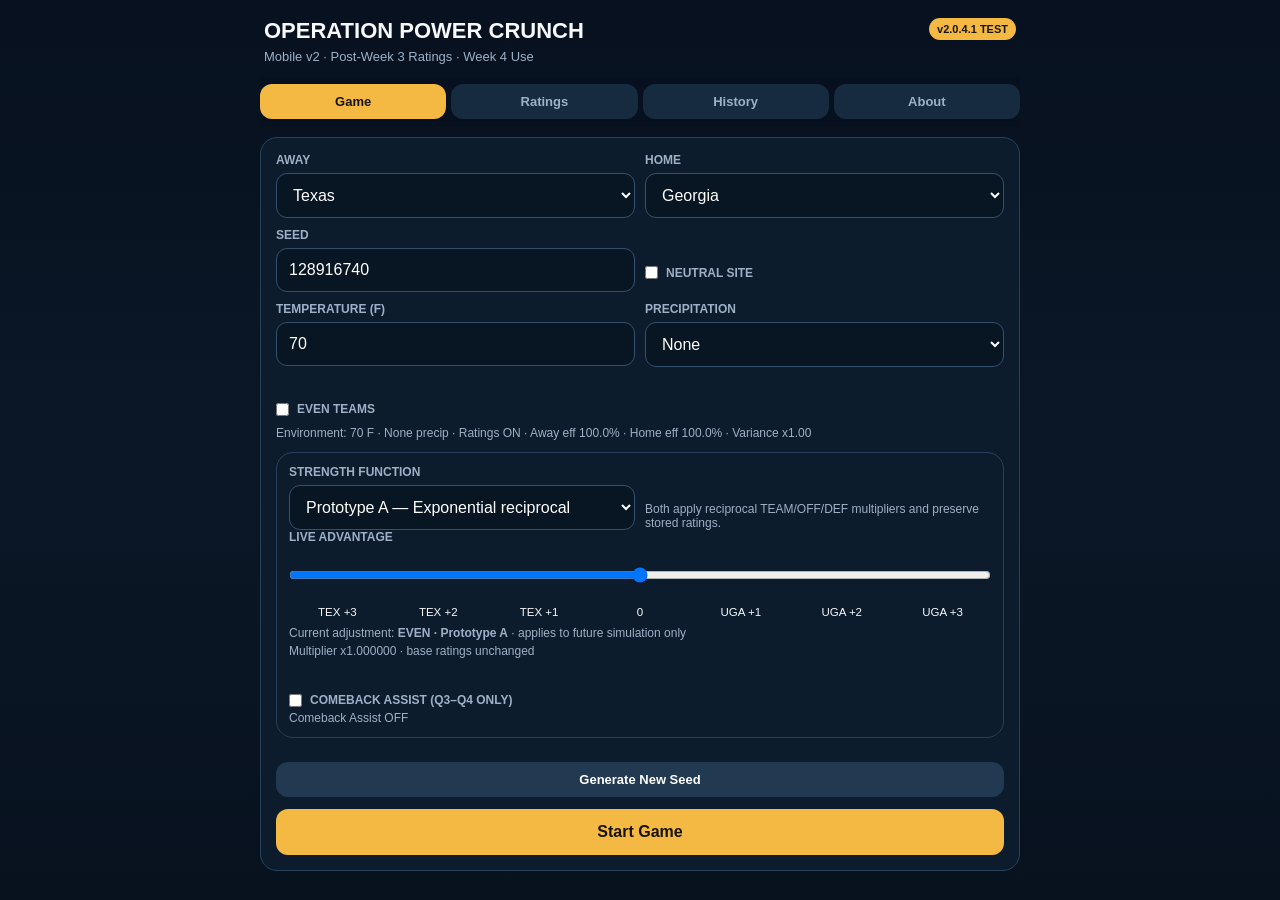
<file: index.html>
<!doctype html><html><head><meta charset="utf-8"><meta name="viewport" content="width=device-width,initial-scale=1,viewport-fit=cover"><meta name="apple-mobile-web-app-capable" content="yes"><meta name="apple-mobile-web-app-status-bar-style" content="black-translucent"><meta name="theme-color" content="#07111f"><title>POWER CRUNCH v2.0.4.1 COMEBACK TEST</title><link rel="manifest" href="manifest.webmanifest"><link rel="stylesheet" href="style.css"></head><body><main><header><div><h1>OPERATION POWER CRUNCH</h1><p>Mobile v2 · Post-Week 3 Ratings · Week 4 Use</p></div><span class="version">v2.0.4.1 TEST</span></header><nav><button data-tab="game" class="active">Game</button><button data-tab="ratings">Ratings</button><button data-tab="history">History</button><button data-tab="about">About</button></nav>
<section id="tab-game" class="tab active"><section class="card"><div class="grid"><label>Away<select id="away"></select></label><label>Home<select id="home"></select></label><label>Seed<input id="seed" inputmode="numeric"></label><label class="check"><input id="neutral" type="checkbox"> Neutral site</label><label>Temperature (F)<input id="temperature" type="number" inputmode="numeric" min="-20" max="130" step="1" value="70"></label><label>Precipitation<select id="precipitation"><option value="none">None</option><option value="light">Light</option><option value="moderate">Moderate</option><option value="heavy">Heavy</option></select></label><label class="check"><input id="evenTeams" type="checkbox"> Even teams</label></div><div id="environmentNote" class="small" style="margin:10px 0 4px"></div><div class="card" style="margin:12px 0;padding:12px"><div class="grid" style="align-items:end"><label>Strength Function<select id="advantagePrototype"><option value="A">Prototype A — Exponential reciprocal</option><option value="B">Prototype B — Saturating reciprocal</option></select></label><div class="small">Both apply reciprocal TEAM/OFF/DEF multipliers and preserve stored ratings.</div></div><label for="advantageSlider"><b>Live Advantage</b></label><input id="advantageSlider" type="range" min="-3" max="3" step="1" value="0" style="width:100%;margin:10px 0"><div style="display:grid;grid-template-columns:repeat(7,1fr);gap:4px;text-align:center;font-size:.72rem"><span data-adv-tick="-3">A +3</span><span data-adv-tick="-2">A +2</span><span data-adv-tick="-1">A +1</span><span data-adv-tick="0">0</span><span data-adv-tick="1">B +1</span><span data-adv-tick="2">B +2</span><span data-adv-tick="3">B +3</span></div><div class="small" style="margin-top:8px">Current adjustment: <b id="advantageReadout">EVEN</b> · applies to future simulation only</div><div id="advantageDetail" class="small" style="margin-top:4px">Multiplier x1.000000 · base ratings unchanged</div><label class="check" style="margin-top:10px"><input id="comebackToggle" type="checkbox"> Comeback Assist (Q3–Q4 only)</label><div id="comebackNote" class="small" style="margin-top:4px">Comeback Assist OFF</div></div><button id="randomSeed" class="secondary compact">Generate New Seed</button><button id="start">Start Game</button></section><section id="matchup" class="card hidden"></section><section id="game" class="card hidden"><div id="pregame"></div><div class="score"><div></div><b>Q1</b><b>Q2</b><b>Q3</b><b>Q4</b><b>F</b><strong id="an"></strong><span id="a1">-</span><span id="a2">-</span><span id="a3">-</span><span id="a4">-</span><strong id="af">0</strong><strong id="hn"></strong><span id="h1">-</span><span id="h2">-</span><span id="h3">-</span><span id="h4">-</span><strong id="hf">0</strong></div><div id="live"></div><button id="next">Play Quarter 1</button><button id="newGame" class="secondary">New Game</button><div id="log" class="ledger"></div></section></section>
<section id="tab-ratings" class="tab"><section class="card"><div class="seg"><button data-view="overall" class="active">Overall</button><button data-view="offense">Offense</button><button data-view="defense">Defense</button></div><label>Conference<select id="confFilter"></select></label><div id="ratingSummary"></div><div id="ratingsTable"></div></section></section>
<section id="tab-history" class="tab"><section class="card"><div class="history-actions"><input id="historySearch" placeholder="Search team or seed"><button id="exportHistory" class="secondary compact">Export JSON</button><button id="clearHistory" class="danger compact">Clear</button></div><div id="historyList"></div></section></section>
<section id="tab-about" class="tab"><section class="card"><h2>POWER CRUNCH Mobile v2.0.4.1 Comeback Test</h2><p><b>POST-WEEK 3 / WEEK 4 BUILD.</b> TEAM, Offense and Defense ratings use the supplied v2.0.4 canonical 121-team table; the 13 synthetic FCS teams remain fixed at 60/60/60.</p><p>The 121 canonical teams use their supplied 60–99 ratings with no re-normalization. All 13 synthetic FCS teams are fixed at <b>60 / 60 / 60</b>.</p><p>TEAM rating controls expected margin. The centered OFF/DEF cross-match signal changes expected scoring total without independently rewriting TEAM-based margin. HFA is 2.5 points; neutral HFA is 0. A live advantage slider applies one of two reciprocal multiplicative strength functions to temporary TEAM/OFF/DEF values while stored ratings remain unchanged. Optional Comeback Assist is dormant in Q1–Q2 and can aid only the trailing team in Q3–Q4.</p><p>Temperature, precipitation and Even Teams controls are retained from the accepted environmental lineage. Seeded football-score sampling and exact remaining-score win probability are retained.</p><p><b>Engine:</b> PC-MOBILE-v2.0.4<br><b>Data:</b> 2026 Week 4 canonical ratings · 134 teams<br><b>FCS:</b> 60 / 60 / 60</p></section></section></main><script src="teams.js"></script><script src="conference.js"></script><script src="week4_power_v204.js"></script><script src="app.js"></script><script src="ratings_v204.js"></script><script src="advantage_v204.js"></script><script src="comeback_v2041.js"></script></body></html>
</file>
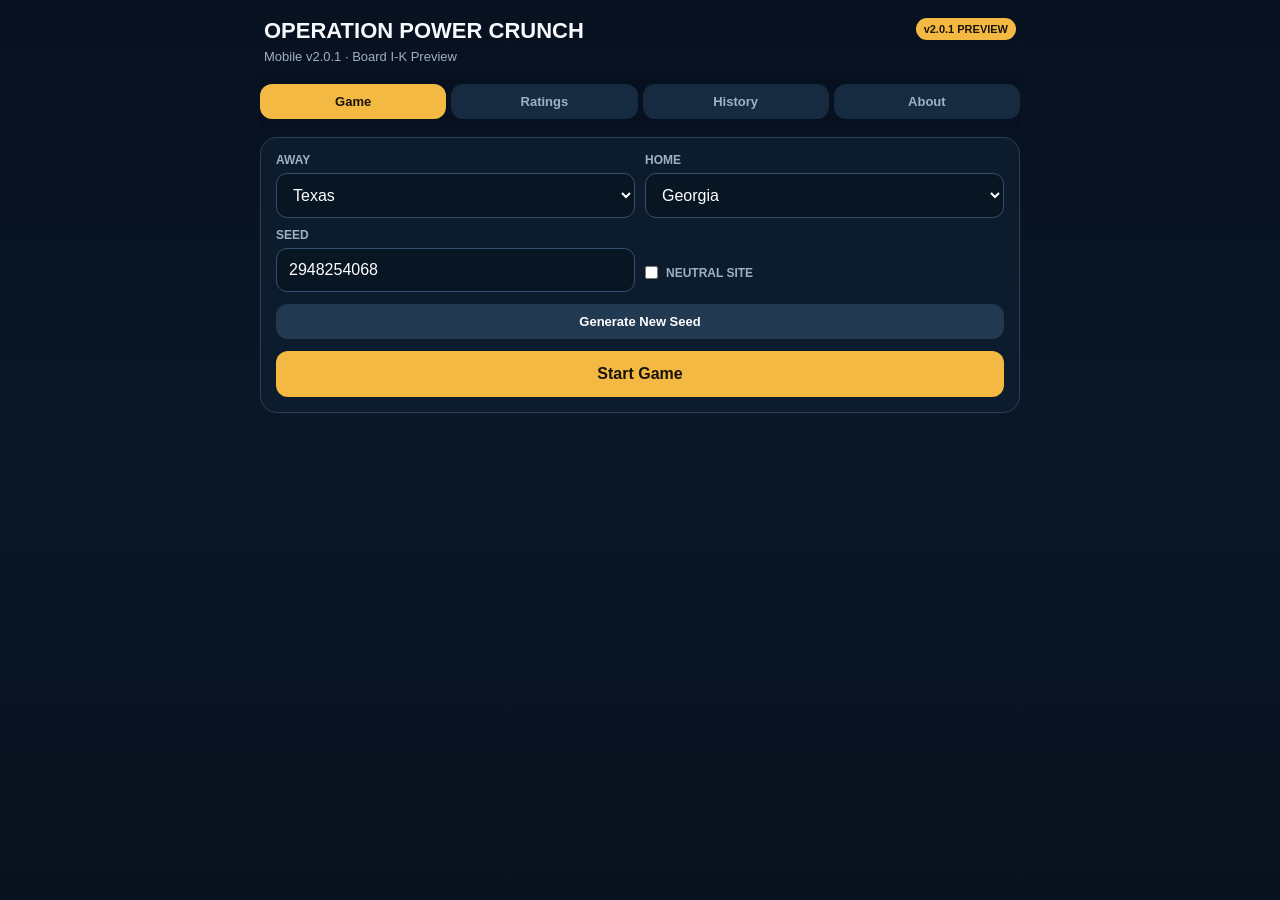
<file: preview-v2.0.1/index.html>
<!doctype html><html><head><meta charset="utf-8"><meta name="viewport" content="width=device-width,initial-scale=1,viewport-fit=cover"><meta name="apple-mobile-web-app-capable" content="yes"><meta name="apple-mobile-web-app-status-bar-style" content="black-translucent"><meta name="theme-color" content="#07111f"><title>POWER CRUNCH v2.0.1 Preview</title><link rel="manifest" href="manifest.webmanifest"><link rel="stylesheet" href="../style.css"></head><body><main><header><div><h1>OPERATION POWER CRUNCH</h1><p>Mobile v2.0.1 · Board I-K Preview</p></div><span class="version">v2.0.1 PREVIEW</span></header><nav><button data-tab="game" class="active">Game</button><button data-tab="ratings">Ratings</button><button data-tab="history">History</button><button data-tab="about">About</button></nav>
<section id="tab-game" class="tab active"><section class="card"><div class="grid"><label>Away<select id="away"></select></label><label>Home<select id="home"></select></label><label>Seed<input id="seed" inputmode="numeric"></label><label class="check"><input id="neutral" type="checkbox"> Neutral site</label></div><button id="randomSeed" class="secondary compact">Generate New Seed</button><button id="start">Start Game</button></section><section id="matchup" class="card hidden"></section><section id="game" class="card hidden"><div id="pregame"></div><div class="score"><div></div><b>Q1</b><b>Q2</b><b>Q3</b><b>Q4</b><b>F</b><strong id="an"></strong><span id="a1">-</span><span id="a2">-</span><span id="a3">-</span><span id="a4">-</span><strong id="af">0</strong><strong id="hn"></strong><span id="h1">-</span><span id="h2">-</span><span id="h3">-</span><span id="h4">-</span><strong id="hf">0</strong></div><div id="live"></div><button id="next">Play Quarter 1</button><button id="newGame" class="secondary">New Game</button><div id="log" class="ledger"></div></section></section>
<section id="tab-ratings" class="tab"><section class="card"><div class="seg"><button data-view="overall" class="active">Overall</button><button data-view="offense">Offense</button><button data-view="defense">Defense</button></div><label>Conference<select id="confFilter"></select></label><div id="ratingSummary"></div><div id="ratingsTable"></div></section></section>
<section id="tab-history" class="tab"><section class="card"><div class="history-actions"><input id="historySearch" placeholder="Search team or seed"><button id="exportHistory" class="secondary compact">Export JSON</button><button id="clearHistory" class="danger compact">Clear</button></div><div id="historyList"></div></section></section>
<section id="tab-about" class="tab"><section class="card"><h2>POWER CRUNCH Mobile v2.0.1 Preview</h2><p><b>PREVIEW BUILD — production remains unchanged.</b></p><p>Overall, Offense, and Defense are displayed on a human-readable <b>60–99</b> scale. The display scale does not replace the raw model ratings used by the simulator.</p><p>Team strength is anchored to the approved 2026 Board I-K R1. Offense and defense preserve their prior unit separation while being recentered on each team’s updated overall strength.</p><p><b>Engine:</b> PC-MOBILE-v2.0.1<br><b>Data:</b> 2026 preseason · Board I-K R1 · 134 teams</p></section></section></main><script src="../teams.js"></script><script src="../conference.js"></script><script src="board_ik.js"></script><script src="../app.js"></script><script src="ratings_v201.js"></script></body></html>
</file>
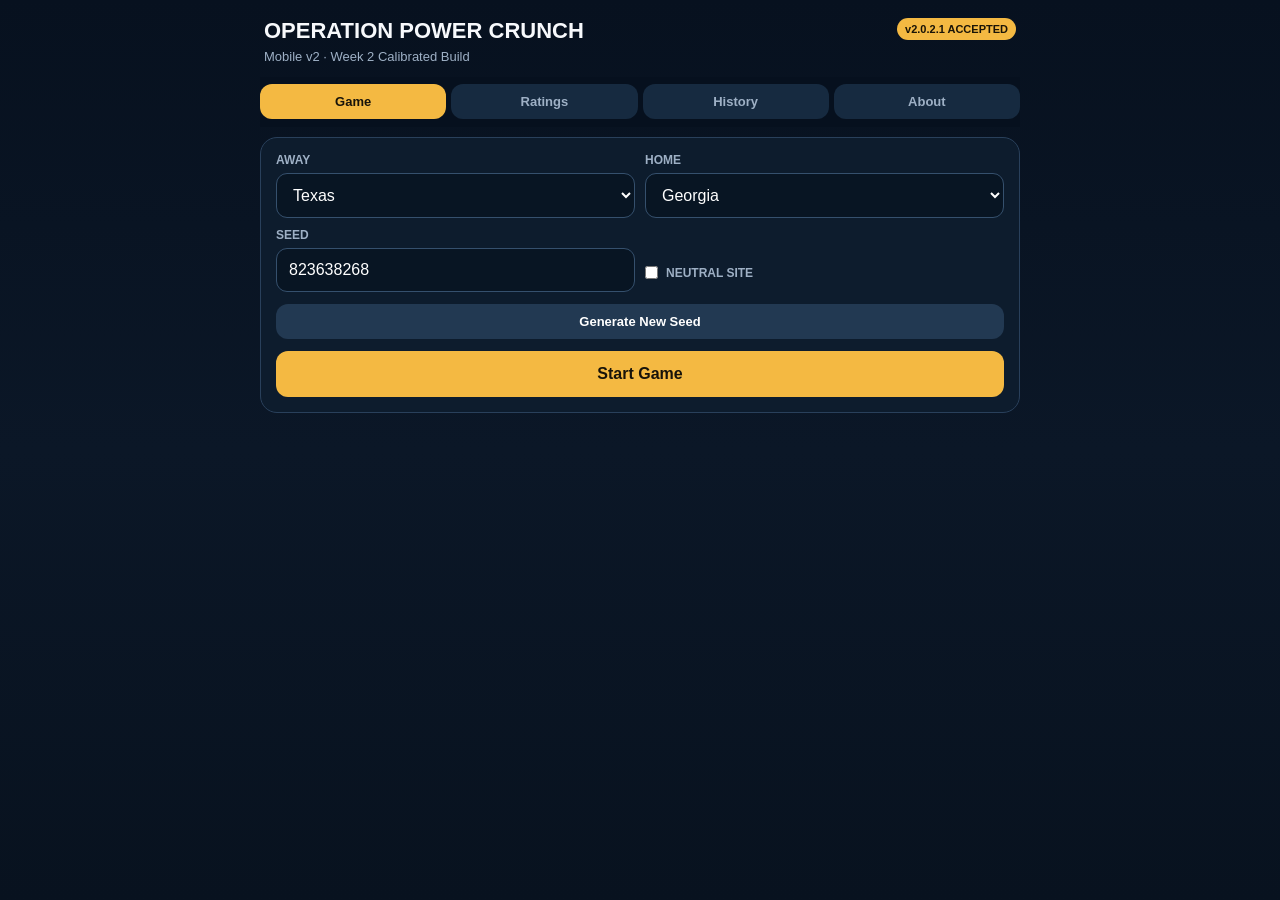
<file: preview-v2.0.2.1/index.html>
<!doctype html><html><head><meta charset="utf-8"><meta name="viewport" content="width=device-width,initial-scale=1,viewport-fit=cover"><meta name="apple-mobile-web-app-capable" content="yes"><meta name="apple-mobile-web-app-status-bar-style" content="black-translucent"><meta name="theme-color" content="#07111f"><title>POWER CRUNCH v2.0.2.1</title><link rel="stylesheet" href="../preview-v2.0.2/style.css"></head><body><main><header><div><h1>OPERATION POWER CRUNCH</h1><p>Mobile v2 · Week 2 Calibrated Build</p></div><span class="version">v2.0.2.1 ACCEPTED</span></header><nav><button data-tab="game" class="active">Game</button><button data-tab="ratings">Ratings</button><button data-tab="history">History</button><button data-tab="about">About</button></nav><section id="tab-game" class="tab active"><section class="card"><div class="grid"><label>Away<select id="away"></select></label><label>Home<select id="home"></select></label><label>Seed<input id="seed" inputmode="numeric"></label><label class="check"><input id="neutral" type="checkbox"> Neutral site</label></div><button id="randomSeed" class="secondary compact">Generate New Seed</button><button id="start">Start Game</button></section><section id="matchup" class="card hidden"></section><section id="game" class="card hidden"><div id="pregame"></div><div class="score"><div></div><b>Q1</b><b>Q2</b><b>Q3</b><b>Q4</b><b>F</b><strong id="an"></strong><span id="a1">-</span><span id="a2">-</span><span id="a3">-</span><span id="a4">-</span><strong id="af">0</strong><strong id="hn"></strong><span id="h1">-</span><span id="h2">-</span><span id="h3">-</span><span id="h4">-</span><strong id="hf">0</strong></div><div id="live"></div><button id="next">Play Quarter 1</button><button id="newGame" class="secondary">New Game</button><div id="log" class="ledger"></div></section></section><section id="tab-ratings" class="tab"><section class="card"><div class="seg"><button data-view="overall" class="active">Overall</button><button data-view="offense">Offense</button><button data-view="defense">Defense</button></div><label>Conference<select id="confFilter"></select></label><div id="ratingSummary"></div><div id="ratingsTable"></div></section></section><section id="tab-history" class="tab"><section class="card"><div class="history-actions"><input id="historySearch" placeholder="Search team or seed"><button id="exportHistory" class="secondary compact">Export JSON</button><button id="clearHistory" class="danger compact">Clear</button></div><div id="historyList"></div></section></section><section id="tab-about" class="tab"><section class="card"><h2>POWER CRUNCH Mobile v2.0.2.1</h2><p><b>ACCEPTED BUILD — v2.0.2 is closed and superseded.</b></p><p>Week 2 overall strength remains post–Week 1 EloK70. Expected margin uses an independent Power-difference calibration with 80.0 game points per 1.0 Power and 2.2 points of home-field advantage.</p><p>PSCORE remains scoring-shape only: its profile-pair shift moves both expected team scores equally and cannot change expected margin.</p><p>Quarter scoring uses a mean-preserving discrete football-score distribution. Displayed win probability is derived from the same discrete score distribution used by the simulator.</p><p><b>Engine:</b> PC-MOBILE-v2.0.2.1<br><b>Data:</b> 2026 Week 2 · EloK70 + PSCORE 0.4 + calibrated margin runtime</p></section></section></main><script src="../preview-v2.0.2/teams.js"></script><script src="../preview-v2.0.2/conference.js"></script><script src="../preview-v2.0.2/week2_pscore_v202.js"></script><script src="../preview-v2.0.2/app.js"></script><script src="ratings_v2021.js"></script></body></html>
</file>
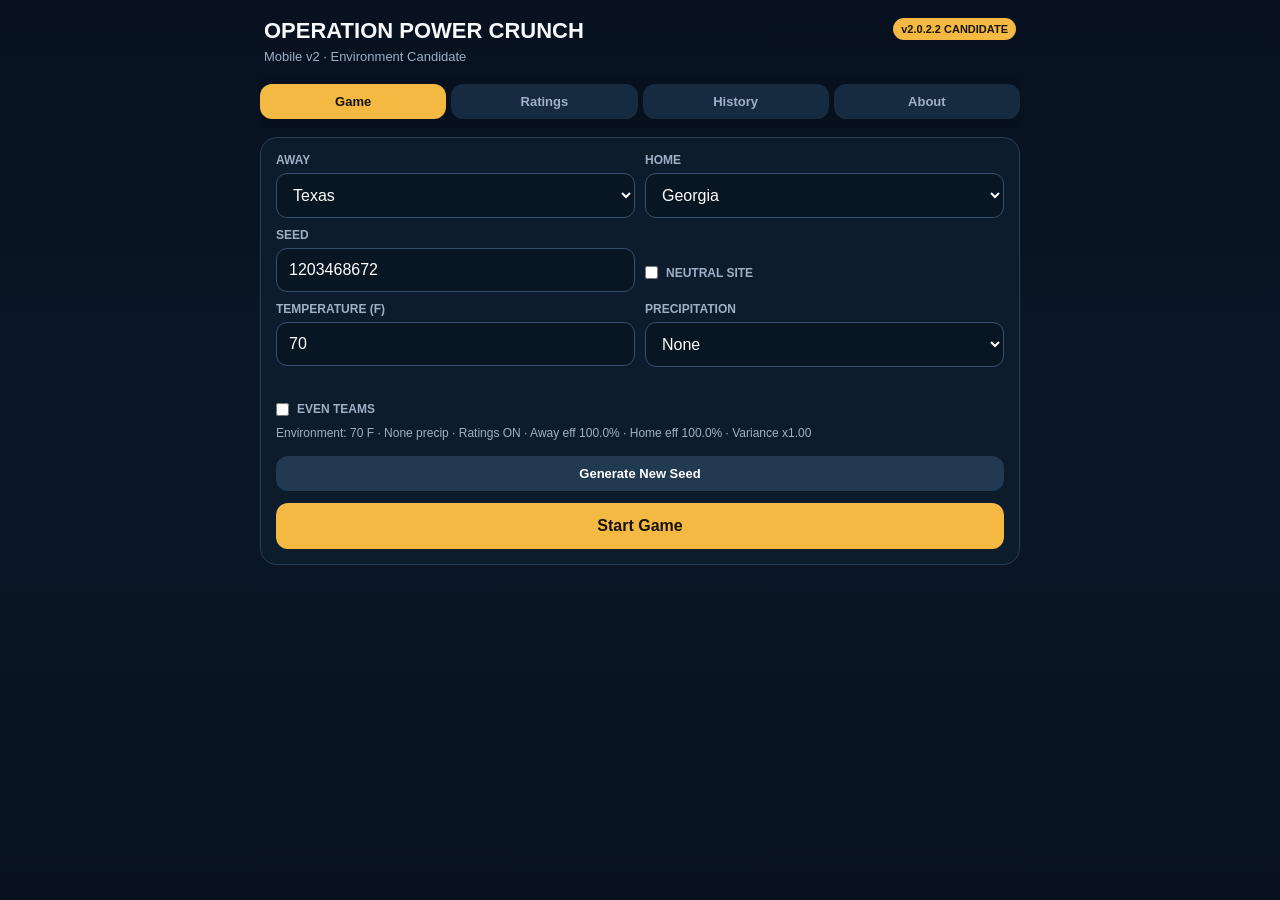
<file: preview-v2.0.2.2/index.html>
<!doctype html><html><head><meta charset="utf-8"><meta name="viewport" content="width=device-width,initial-scale=1,viewport-fit=cover"><meta name="apple-mobile-web-app-capable" content="yes"><meta name="apple-mobile-web-app-status-bar-style" content="black-translucent"><meta name="theme-color" content="#07111f"><title>POWER CRUNCH v2.0.2.2 Environment Candidate</title><link rel="stylesheet" href="../preview-v2.0.2/style.css"></head><body><main><header><div><h1>OPERATION POWER CRUNCH</h1><p>Mobile v2 · Environment Candidate</p></div><span class="version">v2.0.2.2 CANDIDATE</span></header><nav><button data-tab="game" class="active">Game</button><button data-tab="ratings">Ratings</button><button data-tab="history">History</button><button data-tab="about">About</button></nav><section id="tab-game" class="tab active"><section class="card"><div class="grid"><label>Away<select id="away"></select></label><label>Home<select id="home"></select></label><label>Seed<input id="seed" inputmode="numeric"></label><label class="check"><input id="neutral" type="checkbox"> Neutral site</label><label>Temperature (F)<input id="temperature" type="number" inputmode="numeric" min="-20" max="130" step="1" value="70"></label><label>Precipitation<select id="precipitation"><option value="none">None</option><option value="light">Light</option><option value="moderate">Moderate</option><option value="heavy">Heavy</option></select></label><label class="check"><input id="evenTeams" type="checkbox"> Even teams</label></div><div id="environmentNote" class="small" style="margin:10px 0 4px"></div><button id="randomSeed" class="secondary compact">Generate New Seed</button><button id="start">Start Game</button></section><section id="matchup" class="card hidden"></section><section id="game" class="card hidden"><div id="pregame"></div><div class="score"><div></div><b>Q1</b><b>Q2</b><b>Q3</b><b>Q4</b><b>F</b><strong id="an"></strong><span id="a1">-</span><span id="a2">-</span><span id="a3">-</span><span id="a4">-</span><strong id="af">0</strong><strong id="hn"></strong><span id="h1">-</span><span id="h2">-</span><span id="h3">-</span><span id="h4">-</span><strong id="hf">0</strong></div><div id="live"></div><button id="next">Play Quarter 1</button><button id="newGame" class="secondary">New Game</button><div id="log" class="ledger"></div></section></section><section id="tab-ratings" class="tab"><section class="card"><div class="seg"><button data-view="overall" class="active">Overall</button><button data-view="offense">Offense</button><button data-view="defense">Defense</button></div><label>Conference<select id="confFilter"></select></label><div id="ratingSummary"></div><div id="ratingsTable"></div></section></section><section id="tab-history" class="tab"><section class="card"><div class="history-actions"><input id="historySearch" placeholder="Search team or seed"><button id="exportHistory" class="secondary compact">Export JSON</button><button id="clearHistory" class="danger compact">Clear</button></div><div id="historyList"></div></section></section><section id="tab-about" class="tab"><section class="card"><h2>POWER CRUNCH Mobile v2.0.2.2 Candidate</h2><p><b>ENVIRONMENT TEST BUILD — v2.0.2.1 remains the accepted baseline.</b></p><p>Temperature and precipitation alter team scoring efficiency and scoring variance. They do not directly add or subtract win-probability points.</p><p>Extreme heat applies a common efficiency/variance effect to both teams plus an additional road-team heat burden above 95 F. Precipitation lowers scoring efficiency and increases variance by selected severity.</p><p>Even Teams sets the underlying Power difference to zero while preserving site/HFA, tempo and PSCORE scoring-shape controls. Turn on Neutral Site as well for a true zero-strength, zero-site matchup.</p><p><b>Engine:</b> PC-MOBILE-v2.0.2.2<br><b>Baseline:</b> v2.0.2.1 accepted build<br><b>Status:</b> candidate / requires acceptance testing</p></section></section></main><script src="../preview-v2.0.2/teams.js"></script><script src="../preview-v2.0.2/conference.js"></script><script src="../preview-v2.0.2/week2_pscore_v202.js"></script><script src="../preview-v2.0.2/app.js"></script><script src="../preview-v2.0.2.1/ratings_v2021.js"></script><script src="env_v2022.js"></script></body></html>
</file>
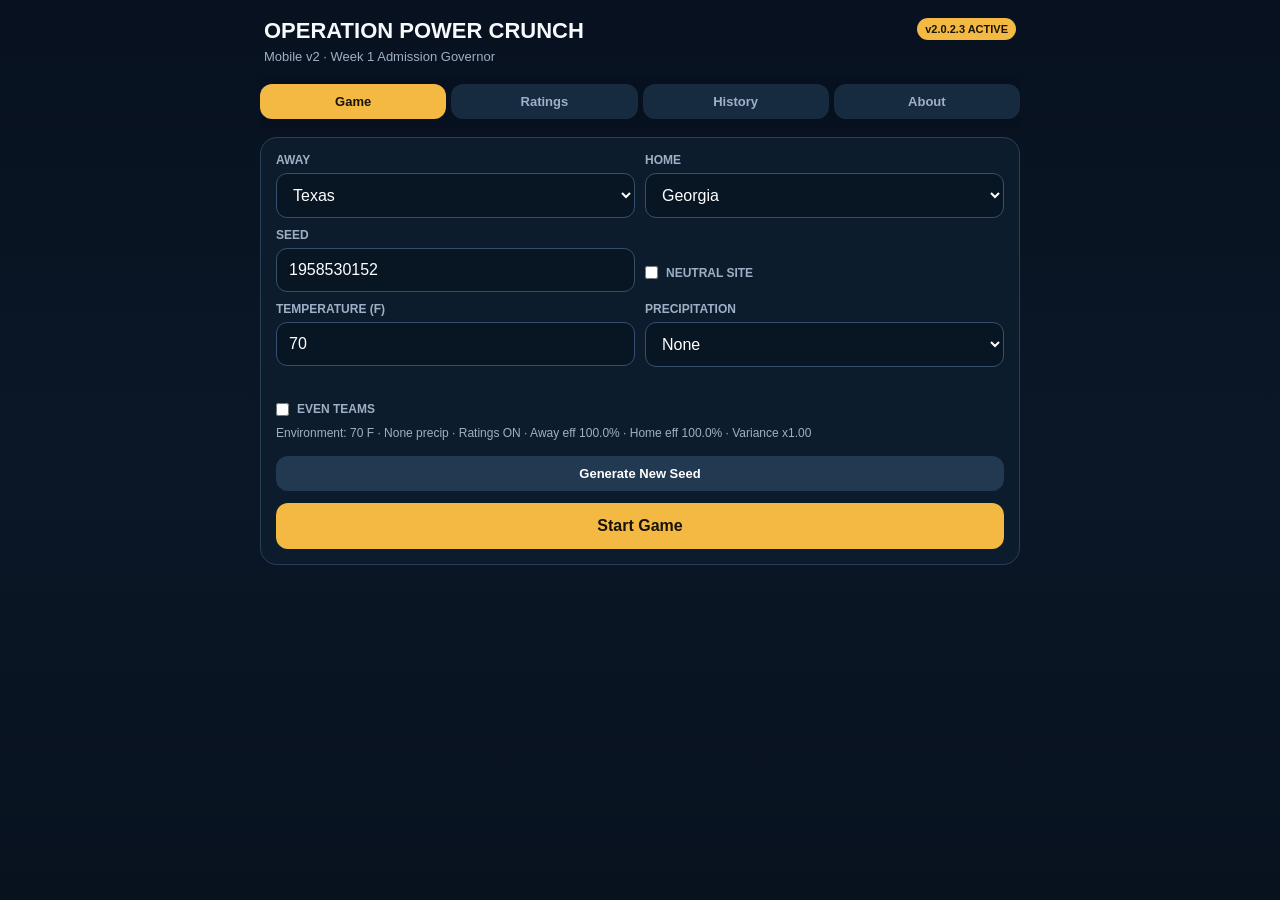
<file: preview-v2.0.2.3/index.html>
<!doctype html><html><head><meta charset="utf-8"><meta name="viewport" content="width=device-width,initial-scale=1,viewport-fit=cover"><meta name="apple-mobile-web-app-capable" content="yes"><meta name="apple-mobile-web-app-status-bar-style" content="black-translucent"><meta name="theme-color" content="#07111f"><title>POWER CRUNCH v2.0.2.3</title><link rel="stylesheet" href="../preview-v2.0.2/style.css"></head><body><main><header><div><h1>OPERATION POWER CRUNCH</h1><p>Mobile v2 · Week 1 Admission Governor</p></div><span class="version">v2.0.2.3 ACTIVE</span></header><nav><button data-tab="game" class="active">Game</button><button data-tab="ratings">Ratings</button><button data-tab="history">History</button><button data-tab="about">About</button></nav><section id="tab-game" class="tab active"><section class="card"><div class="grid"><label>Away<select id="away"></select></label><label>Home<select id="home"></select></label><label>Seed<input id="seed" inputmode="numeric"></label><label class="check"><input id="neutral" type="checkbox"> Neutral site</label><label>Temperature (F)<input id="temperature" type="number" inputmode="numeric" min="-20" max="130" step="1" value="70"></label><label>Precipitation<select id="precipitation"><option value="none">None</option><option value="light">Light</option><option value="moderate">Moderate</option><option value="heavy">Heavy</option></select></label><label class="check"><input id="evenTeams" type="checkbox"> Even teams</label></div><div id="environmentNote" class="small" style="margin:10px 0 4px"></div><button id="randomSeed" class="secondary compact">Generate New Seed</button><button id="start">Start Game</button></section><section id="matchup" class="card hidden"></section><section id="game" class="card hidden"><div id="pregame"></div><div class="score"><div></div><b>Q1</b><b>Q2</b><b>Q3</b><b>Q4</b><b>F</b><strong id="an"></strong><span id="a1">-</span><span id="a2">-</span><span id="a3">-</span><span id="a4">-</span><strong id="af">0</strong><strong id="hn"></strong><span id="h1">-</span><span id="h2">-</span><span id="h3">-</span><span id="h4">-</span><strong id="hf">0</strong></div><div id="live"></div><button id="next">Play Quarter 1</button><button id="newGame" class="secondary">New Game</button><div id="log" class="ledger"></div></section></section><section id="tab-ratings" class="tab"><section class="card"><div class="seg"><button data-view="overall" class="active">Overall</button><button data-view="offense">Offense</button><button data-view="defense">Defense</button></div><label>Conference<select id="confFilter"></select></label><div id="ratingSummary"></div><div id="ratingsTable"></div></section></section><section id="tab-history" class="tab"><section class="card"><div class="history-actions"><input id="historySearch" placeholder="Search team or seed"><button id="exportHistory" class="secondary compact">Export JSON</button><button id="clearHistory" class="danger compact">Clear</button></div><div id="historyList"></div></section></section><section id="tab-about" class="tab"><section class="card"><h2>POWER CRUNCH Mobile v2.0.2.3</h2><p><b>ACTIVE WEEK-2 BUILD.</b> The Week-1 temporal governor is promoted to production authority for POWER CRUNCH Week-2 matchup calculations.</p><p>For every post-W1 team flagged as moved, effective Power = preseason Board I-K Power + 1/9 of the raw Week-1 Power delta. The remaining 8/9 is withheld from Week-2 matchup authority.</p><p>The forward default for later weekly evidence is 1/6 unless separately governed. The calibrated 80.0 Power-to-margin slope and 2.2 HFA remain unchanged.</p><p>Temperature, precipitation and Even Teams remain available as environmental SHADOW controls. They alter scoring efficiency/variance but do not directly add or subtract win-probability points.</p><p><b>Engine:</b> PC-MOBILE-v2.0.2.3<br><b>Temporal:</b> W1 admission 1/9 · later-week default 1/6<br><b>Status:</b> accepted / active<br><b>Supersedes:</b> v2.0.2.1 active baseline for Week-2 matchup authority</p></section></section></main><script src="../preview-v2.0.2/teams.js"></script><script src="../preview-v2.0.2/conference.js"></script><script src="../preview-v2.0.2/week2_pscore_v202.js"></script><script src="../preview-v2.0.2/app.js"></script><script src="../preview-v2.0.2.1/ratings_v2021.js"></script><script src="../preview-v2.0.2.2/env_v2022.js"></script><script src="governor_v2023.js"></script></body></html>
</file>
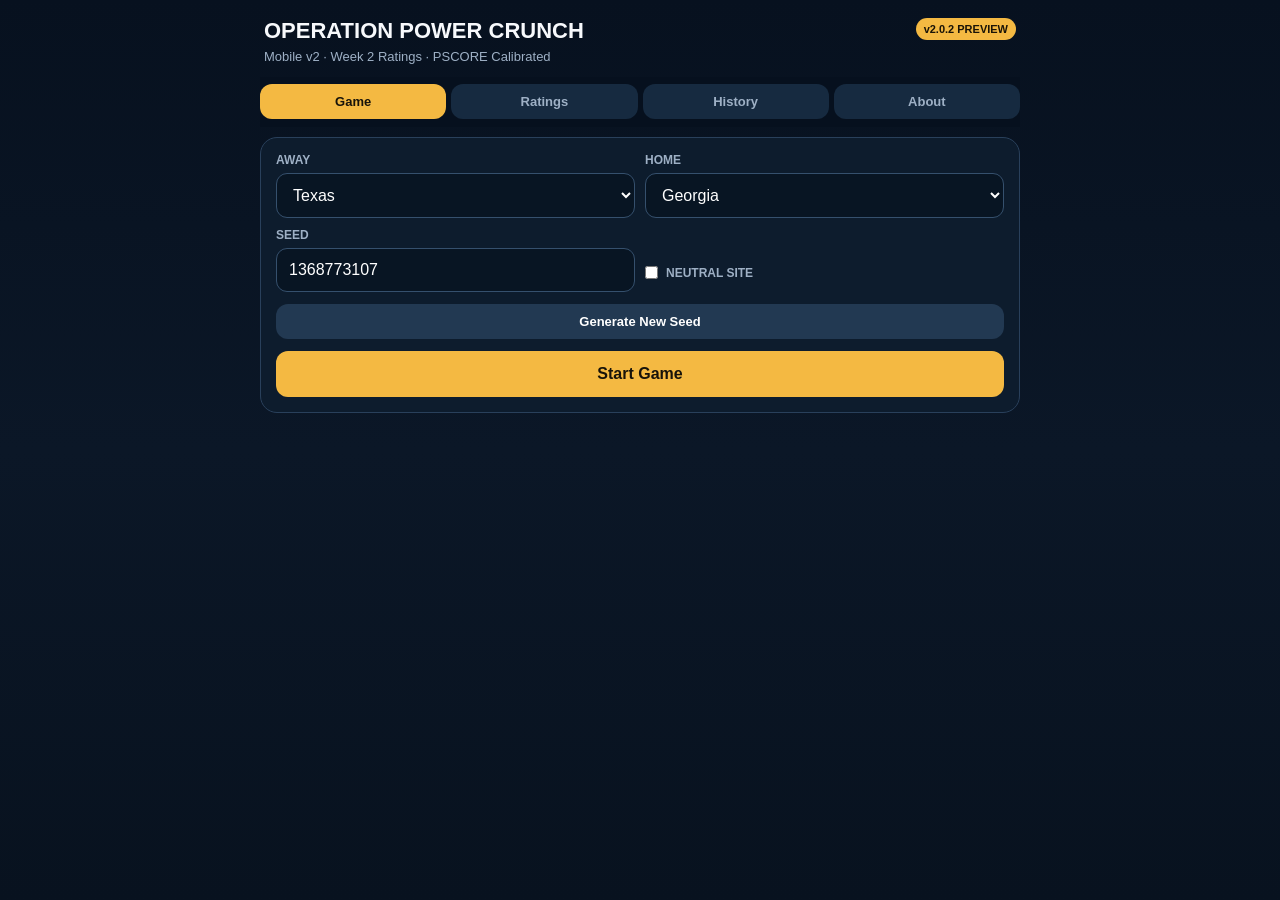
<file: preview-v2.0.2/index.html>
<!doctype html><html><head><meta charset="utf-8"><meta name="viewport" content="width=device-width,initial-scale=1,viewport-fit=cover"><meta name="apple-mobile-web-app-capable" content="yes"><meta name="apple-mobile-web-app-status-bar-style" content="black-translucent"><meta name="theme-color" content="#07111f"><title>POWER CRUNCH v2.0.2 Preview</title><link rel="manifest" href="manifest.webmanifest"><link rel="stylesheet" href="style.css"></head><body><main><header><div><h1>OPERATION POWER CRUNCH</h1><p>Mobile v2 · Week 2 Ratings · PSCORE Calibrated</p></div><span class="version">v2.0.2 PREVIEW</span></header><nav><button data-tab="game" class="active">Game</button><button data-tab="ratings">Ratings</button><button data-tab="history">History</button><button data-tab="about">About</button></nav>
<section id="tab-game" class="tab active"><section class="card"><div class="grid"><label>Away<select id="away"></select></label><label>Home<select id="home"></select></label><label>Seed<input id="seed" inputmode="numeric"></label><label class="check"><input id="neutral" type="checkbox"> Neutral site</label></div><button id="randomSeed" class="secondary compact">Generate New Seed</button><button id="start">Start Game</button></section><section id="matchup" class="card hidden"></section><section id="game" class="card hidden"><div id="pregame"></div><div class="score"><div></div><b>Q1</b><b>Q2</b><b>Q3</b><b>Q4</b><b>F</b><strong id="an"></strong><span id="a1">-</span><span id="a2">-</span><span id="a3">-</span><span id="a4">-</span><strong id="af">0</strong><strong id="hn"></strong><span id="h1">-</span><span id="h2">-</span><span id="h3">-</span><span id="h4">-</span><strong id="hf">0</strong></div><div id="live"></div><button id="next">Play Quarter 1</button><button id="newGame" class="secondary">New Game</button><div id="log" class="ledger"></div></section></section>
<section id="tab-ratings" class="tab"><section class="card"><div class="seg"><button data-view="overall" class="active">Overall</button><button data-view="offense">Offense</button><button data-view="defense">Defense</button></div><label>Conference<select id="confFilter"></select></label><div id="ratingSummary"></div><div id="ratingsTable"></div></section></section>
<section id="tab-history" class="tab"><section class="card"><div class="history-actions"><input id="historySearch" placeholder="Search team or seed"><button id="exportHistory" class="secondary compact">Export JSON</button><button id="clearHistory" class="danger compact">Clear</button></div><div id="historyList"></div></section></section>
<section id="tab-about" class="tab"><section class="card"><h2>POWER CRUNCH Mobile v2.0.2 Preview</h2><p>Week 2 overall strength uses the post–Week 1 EloK70 release. Offense and Defense use the frozen PSCORE 0.4 history/continuity profile calibration recentered on the refreshed overall power.</p><p>Overall, Offense, and Defense are displayed on a human-readable <b>60–99</b> scale. Raw Elo/PSCORE values remain underneath for simulation and audit.</p><p>The PSCORE profile-pair adjustment changes the expected scoring environment while preserving the overall model margin. Tempo remains a symmetric total-only adjustment.</p><p>This preview is isolated from the production root app. Completed games retain seed, teams, site, scoring ledger, engine version, data version, and model sources.</p><p><b>Engine:</b> PC-MOBILE-v2.0.2<br><b>Data:</b> 2026 Week 2 · EloK70 + PSCORE 0.4 · 134 teams</p></section></section></main><script src="teams.js"></script><script src="conference.js"></script><script src="week2_pscore_v202.js"></script><script src="app.js"></script><script src="ratings_v202.js"></script></body></html>
</file>
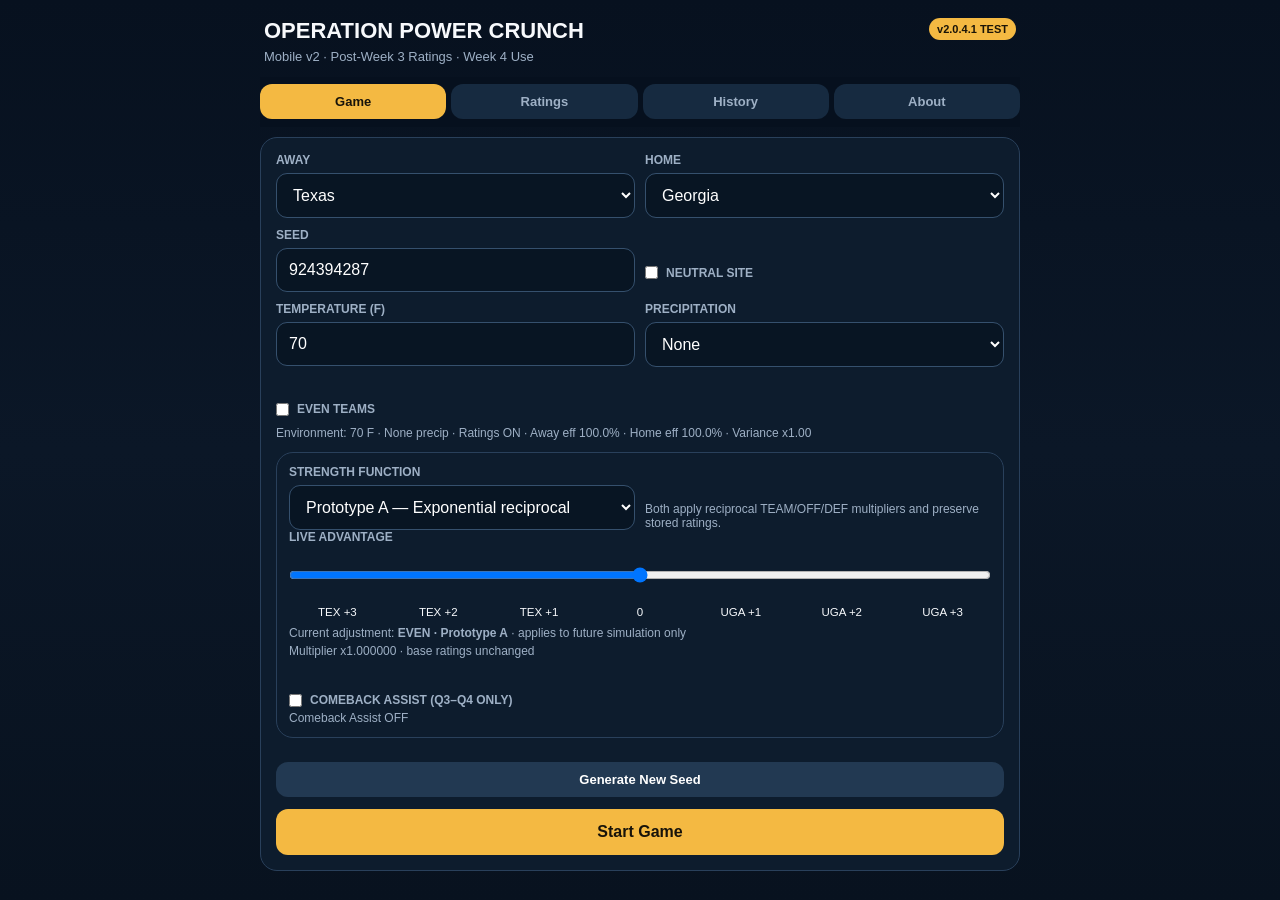
<file: preview-v2.0.4.1/index.html>
<!doctype html><html><head><meta charset="utf-8"><meta name="viewport" content="width=device-width,initial-scale=1,viewport-fit=cover"><meta name="apple-mobile-web-app-capable" content="yes"><meta name="apple-mobile-web-app-status-bar-style" content="black-translucent"><meta name="theme-color" content="#07111f"><title>POWER CRUNCH v2.0.4.1 COMEBACK TEST</title><link rel="stylesheet" href="../style.css"></head><body><main><header><div><h1>OPERATION POWER CRUNCH</h1><p>Mobile v2 · Post-Week 3 Ratings · Week 4 Use</p></div><span class="version">v2.0.4.1 TEST</span></header><nav><button data-tab="game" class="active">Game</button><button data-tab="ratings">Ratings</button><button data-tab="history">History</button><button data-tab="about">About</button></nav>
<section id="tab-game" class="tab active"><section class="card"><div class="grid"><label>Away<select id="away"></select></label><label>Home<select id="home"></select></label><label>Seed<input id="seed" inputmode="numeric"></label><label class="check"><input id="neutral" type="checkbox"> Neutral site</label><label>Temperature (F)<input id="temperature" type="number" inputmode="numeric" min="-20" max="130" step="1" value="70"></label><label>Precipitation<select id="precipitation"><option value="none">None</option><option value="light">Light</option><option value="moderate">Moderate</option><option value="heavy">Heavy</option></select></label><label class="check"><input id="evenTeams" type="checkbox"> Even teams</label></div><div id="environmentNote" class="small" style="margin:10px 0 4px"></div><div class="card" style="margin:12px 0;padding:12px"><div class="grid" style="align-items:end"><label>Strength Function<select id="advantagePrototype"><option value="A">Prototype A — Exponential reciprocal</option><option value="B">Prototype B — Saturating reciprocal</option></select></label><div class="small">Both apply reciprocal TEAM/OFF/DEF multipliers and preserve stored ratings.</div></div><label for="advantageSlider"><b>Live Advantage</b></label><input id="advantageSlider" type="range" min="-3" max="3" step="1" value="0" style="width:100%;margin:10px 0"><div style="display:grid;grid-template-columns:repeat(7,1fr);gap:4px;text-align:center;font-size:.72rem"><span data-adv-tick="-3">A +3</span><span data-adv-tick="-2">A +2</span><span data-adv-tick="-1">A +1</span><span data-adv-tick="0">0</span><span data-adv-tick="1">B +1</span><span data-adv-tick="2">B +2</span><span data-adv-tick="3">B +3</span></div><div class="small" style="margin-top:8px">Current adjustment: <b id="advantageReadout">EVEN</b> · applies to future simulation only</div><div id="advantageDetail" class="small" style="margin-top:4px">Multiplier x1.000000 · base ratings unchanged</div><label class="check" style="margin-top:10px"><input id="comebackToggle" type="checkbox"> Comeback Assist (Q3–Q4 only)</label><div id="comebackNote" class="small" style="margin-top:4px">Comeback Assist OFF</div></div><button id="randomSeed" class="secondary compact">Generate New Seed</button><button id="start">Start Game</button></section><section id="matchup" class="card hidden"></section><section id="game" class="card hidden"><div id="pregame"></div><div class="score"><div></div><b>Q1</b><b>Q2</b><b>Q3</b><b>Q4</b><b>F</b><strong id="an"></strong><span id="a1">-</span><span id="a2">-</span><span id="a3">-</span><span id="a4">-</span><strong id="af">0</strong><strong id="hn"></strong><span id="h1">-</span><span id="h2">-</span><span id="h3">-</span><span id="h4">-</span><strong id="hf">0</strong></div><div id="live"></div><button id="next">Play Quarter 1</button><button id="newGame" class="secondary">New Game</button><div id="log" class="ledger"></div></section></section>
<section id="tab-ratings" class="tab"><section class="card"><div class="seg"><button data-view="overall" class="active">Overall</button><button data-view="offense">Offense</button><button data-view="defense">Defense</button></div><label>Conference<select id="confFilter"></select></label><div id="ratingSummary"></div><div id="ratingsTable"></div></section></section>
<section id="tab-history" class="tab"><section class="card"><div class="history-actions"><input id="historySearch" placeholder="Search team or seed"><button id="exportHistory" class="secondary compact">Export JSON</button><button id="clearHistory" class="danger compact">Clear</button></div><div id="historyList"></div></section></section>
<section id="tab-about" class="tab"><section class="card"><h2>POWER CRUNCH Mobile v2.0.4.1 Comeback Test</h2><p><b>POST-WEEK 3 / WEEK 4 BUILD.</b> TEAM, Offense and Defense ratings use the supplied v2.0.4 canonical 121-team table; the 13 synthetic FCS teams remain fixed at 60/60/60.</p><p>The 121 canonical teams use their supplied 60–99 ratings with no re-normalization. All 13 synthetic FCS teams are fixed at <b>60 / 60 / 60</b>.</p><p>TEAM rating controls expected margin. The centered OFF/DEF cross-match signal changes expected scoring total without independently rewriting TEAM-based margin. HFA is 2.5 points; neutral HFA is 0. A live advantage slider applies one of two reciprocal multiplicative strength functions to temporary TEAM/OFF/DEF values while stored ratings remain unchanged. Optional Comeback Assist is dormant in Q1–Q2 and can aid only the trailing team in Q3–Q4.</p><p>Temperature, precipitation and Even Teams controls are retained from the accepted environmental lineage. Seeded football-score sampling and exact remaining-score win probability are retained.</p><p><b>Engine:</b> PC-MOBILE-v2.0.4<br><b>Data:</b> 2026 Week 4 canonical ratings · 134 teams<br><b>FCS:</b> 60 / 60 / 60</p></section></section></main><script src="../teams.js"></script><script src="../conference.js"></script><script src="../week4_power_v204.js"></script><script src="../app.js"></script><script src="../ratings_v204.js"></script><script src="../advantage_v204.js"></script><script src="comeback_v2041.js"></script></body></html>
</file>
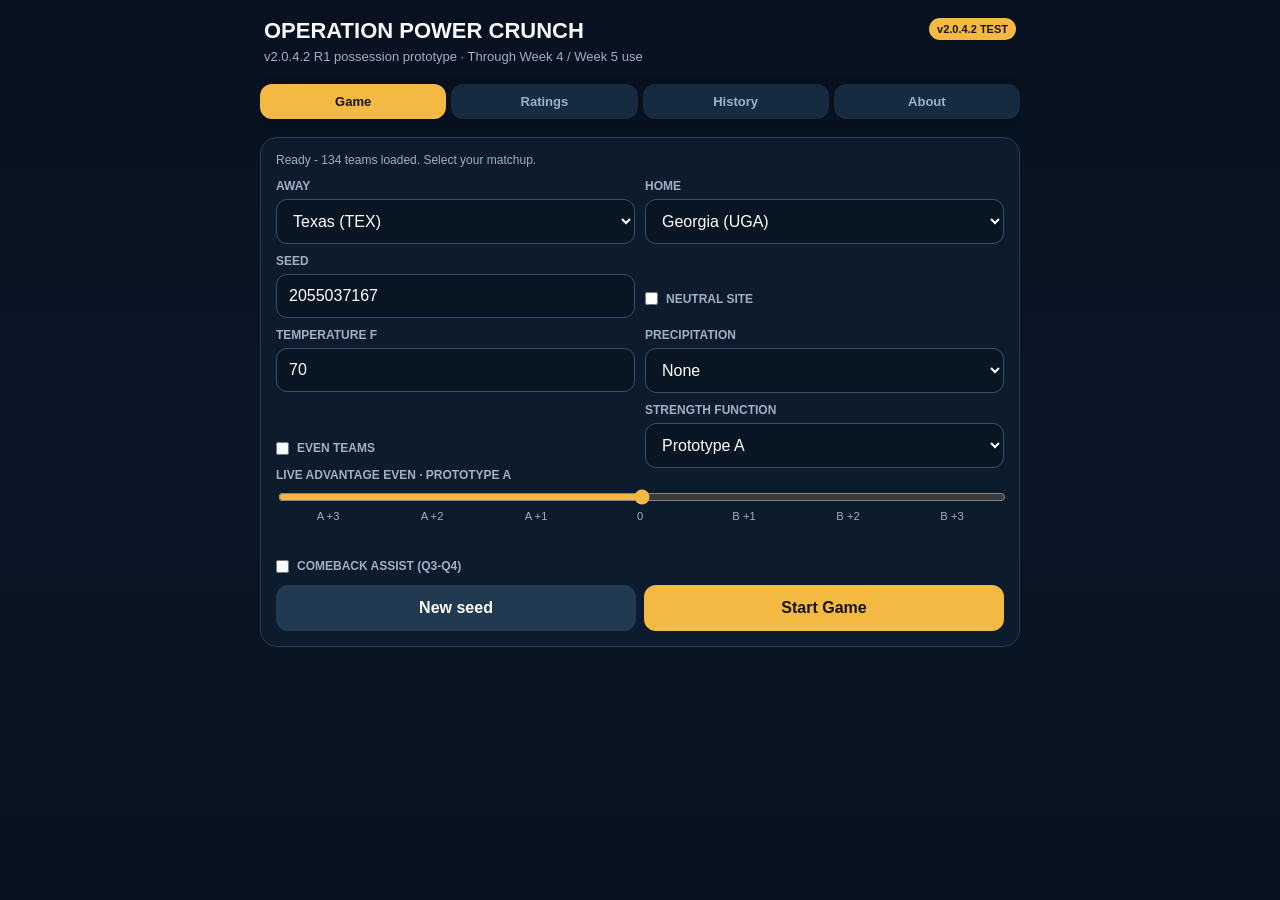
<file: preview-v2.0.4.2/index.html>
<!doctype html>
<html lang="en">
<head>
  <meta charset="utf-8">
  <meta name="viewport" content="width=device-width,initial-scale=1,viewport-fit=cover">
  <meta name="theme-color" content="#07111f">
  <title>POWER CRUNCH v2.0.4.2 R1 Prototype</title>
  <link rel="stylesheet" href="style.css?v=bootfix1">
  <link rel="stylesheet" href="preview-layout.css?v=quarterfix1">
</head>
<body>
<main>
<header>
  <div><h1>OPERATION POWER CRUNCH</h1><p>v2.0.4.2 R1 possession prototype · Through Week 4 / Week 5 use</p></div>
  <span class="version">v2.0.4.2 TEST</span>
</header>
<nav>
  <button data-tab="game" class="active">Game</button>
  <button data-tab="ratings">Ratings</button>
  <button data-tab="history">History</button>
  <button data-tab="about">About</button>
</nav>
<section id="tab-game" class="tab active">
  <section class="card" id="setupCard">
    <p id="startupStatus" class="small" role="status" aria-live="polite">Loading simulator...</p>
    <noscript>JavaScript is required to load teams and simulate games.</noscript>
    <fieldset id="setupControls" disabled>
    <div class="grid">
      <label>Away<select id="away"></select></label>
      <label>Home<select id="home"></select></label>
      <label>Seed<input id="seed" inputmode="numeric"></label>
      <label class="check"><input id="neutral" type="checkbox"> Neutral site</label>
      <label>Temperature F<input id="temperature" type="number" value="70" min="-20" max="130"></label>
      <label>Precipitation<select id="precipitation"><option value="none">None</option><option value="light">Light</option><option value="moderate">Moderate</option><option value="heavy">Heavy</option></select></label>
      <label class="check"><input id="evenTeams" type="checkbox"> Even Teams</label>
      <label>Strength Function<select id="prototype"><option value="A">Prototype A</option><option value="B">Prototype B</option></select></label>
    </div>
    <label><b>Live Advantage</b> <span id="advReadout">No adjustment</span></label>
    <input id="manualLevel" type="range" min="-3" max="3" step="1" value="0">
    <div class="ticks"><span>A +3</span><span>A +2</span><span>A +1</span><span>0</span><span>B +1</span><span>B +2</span><span>B +3</span></div>
    <label class="check"><input id="comebackEnabled" type="checkbox"> Comeback Assist (Q3-Q4)</label>
    <div class="actions"><button id="newSeed" class="secondary">New seed</button><button id="start">Start Game</button></div>
    </fieldset>
  </section>

  <section id="gameCard" class="card hidden">
    <div id="pregame"></div>
    <div class="score" id="scoreboard"></div>
    <div class="status" id="status"></div>
    <div class="actions sticky-actions">
      <button id="playNext">Play Next Possession</button>
      <button id="playQuarter">Play Quarter</button>
      <button id="pause" class="secondary" disabled>Pause</button>
      <button id="endGame" class="danger">End / New Game</button>
    </div>
    <details open><summary>Live transparency</summary><div id="transparency"></div></details>
    <details><summary>Possession ledger</summary><div id="ledger" class="ledger"></div></details>
  </section>
</section>

<section id="tab-ratings" class="tab"><section class="card"><h2>Week 5 Ratings</h2><p class="muted">Authoritative base TEAM/OFF/DEF values through Week 4. Runtime effective values never overwrite these rows.</p><div id="ratingsTable"></div></section></section>
<section id="tab-history" class="tab"><section class="card"><div class="actions"><button id="exportHistory" class="secondary">Export history</button><button id="clearHistory" class="danger">Clear prototype history</button></div><div id="history"></div></section></section>
<section id="tab-about" class="tab"><section class="card"><h2>v2.0.4.2 R1 Prototype</h2><p>This build is an assumption-governed possession-engine prototype. It is not an empirical-calibration claim and is not production.</p><p><b>Engine:</b> PC-MOBILE-v2.0.4.2-R1-QUARTERFIX1<br><b>Data:</b> 2026-through-W04-for-W05-operator-ratings-v1<br><b>Ratings:</b> 121 canonical + 13 synthetic FCS = 134 teams<br><b>HFA:</b> 2.5 game-point prior; neutral 0<br><b>Storage:</b> isolated prototype history only</p><p>Prototype limitations: pooled special-teams probabilities, simplified field-position transitions, no onside/muffed-return possession exceptions, aggregate OT possessions, and no claim of historical calibration.</p></section></section>
</main>
<script type="module" src="bootstrap.mjs?v=quarterfix1"></script>
</body>
</html>
</file>
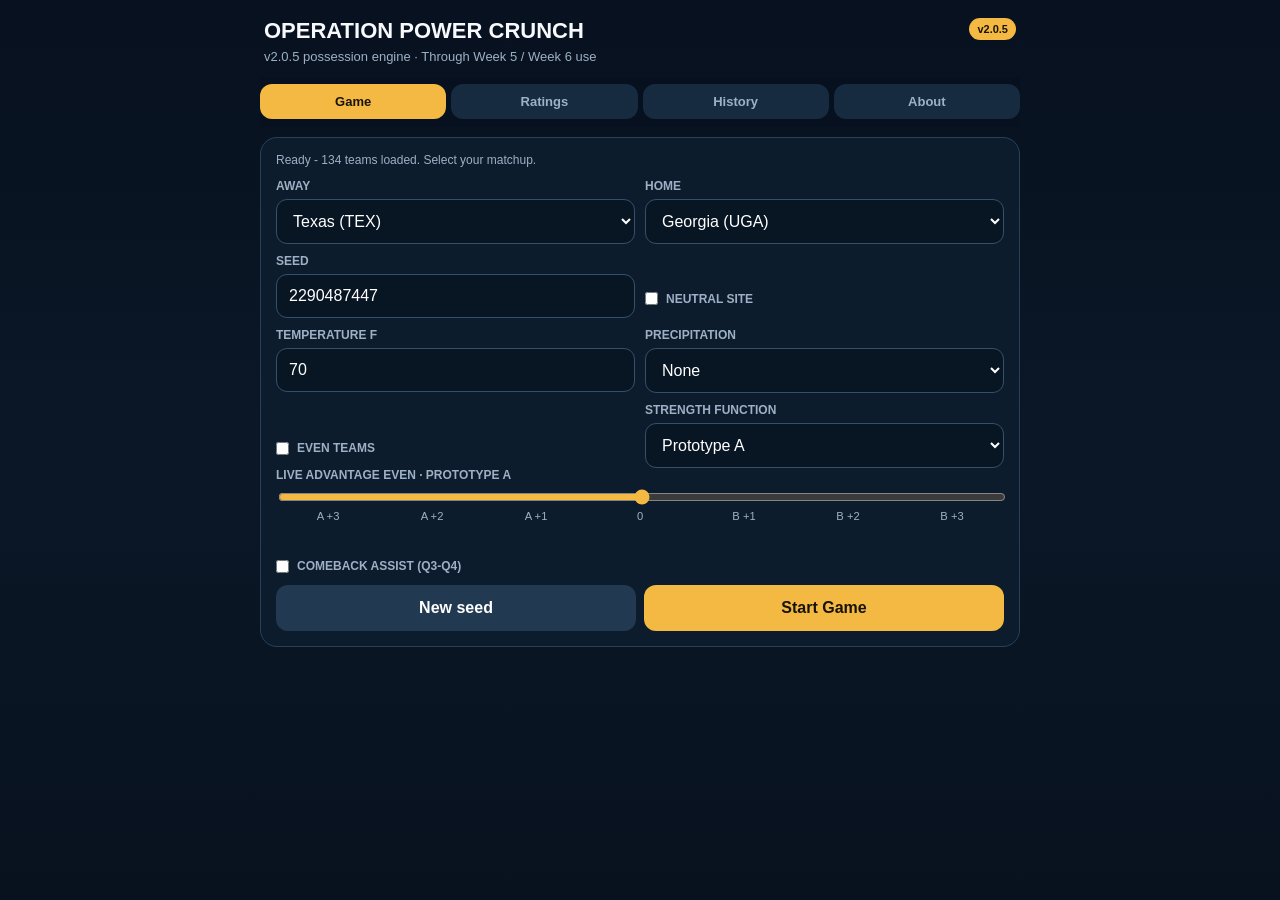
<file: v2.0.5/index.html>
<!doctype html>
<html lang="en">
<head>
  <meta charset="utf-8">
  <meta name="viewport" content="width=device-width,initial-scale=1,viewport-fit=cover">
  <meta name="theme-color" content="#07111f">
  <title>POWER CRUNCH v2.0.5 Week 6</title>
  <link rel="stylesheet" href="style.css?v=v205-w06">
  <link rel="stylesheet" href="preview-layout.css?v=v205-w06">
</head>
<body>
<main>
<header>
  <div><h1>OPERATION POWER CRUNCH</h1><p>v2.0.5 possession engine · Through Week 5 / Week 6 use</p></div>
  <span class="version">v2.0.5</span>
</header>
<nav>
  <button data-tab="game" class="active">Game</button>
  <button data-tab="ratings">Ratings</button>
  <button data-tab="history">History</button>
  <button data-tab="about">About</button>
</nav>
<section id="tab-game" class="tab active">
  <section class="card" id="setupCard">
    <p id="startupStatus" class="small" role="status" aria-live="polite">Loading simulator...</p>
    <noscript>JavaScript is required to load teams and simulate games.</noscript>
    <fieldset id="setupControls" disabled>
    <div class="grid">
      <label>Away<select id="away"></select></label>
      <label>Home<select id="home"></select></label>
      <label>Seed<input id="seed" inputmode="numeric"></label>
      <label class="check"><input id="neutral" type="checkbox"> Neutral site</label>
      <label>Temperature F<input id="temperature" type="number" value="70" min="-20" max="130"></label>
      <label>Precipitation<select id="precipitation"><option value="none">None</option><option value="light">Light</option><option value="moderate">Moderate</option><option value="heavy">Heavy</option></select></label>
      <label class="check"><input id="evenTeams" type="checkbox"> Even Teams</label>
      <label>Strength Function<select id="prototype"><option value="A">Prototype A</option><option value="B">Prototype B</option></select></label>
    </div>
    <label><b>Live Advantage</b> <span id="advReadout">No adjustment</span></label>
    <input id="manualLevel" type="range" min="-3" max="3" step="1" value="0">
    <div class="ticks"><span>A +3</span><span>A +2</span><span>A +1</span><span>0</span><span>B +1</span><span>B +2</span><span>B +3</span></div>
    <label class="check"><input id="comebackEnabled" type="checkbox"> Comeback Assist (Q3-Q4)</label>
    <div class="actions"><button id="newSeed" class="secondary">New seed</button><button id="start">Start Game</button></div>
    </fieldset>
  </section>

  <section id="gameCard" class="card hidden">
    <div id="pregame"></div>
    <div class="score" id="scoreboard"></div>
    <div class="status" id="status"></div>
    <div class="actions sticky-actions">
      <button id="playNext">Play Next Possession</button>
      <button id="playQuarter">Play Quarter</button>
      <button id="pause" class="secondary" disabled>Pause</button>
      <button id="endGame" class="danger">End / New Game</button>
    </div>
    <details open><summary>Live transparency</summary><div id="transparency"></div></details>
    <details><summary>Possession ledger</summary><div id="ledger" class="ledger"></div></details>
  </section>
</section>

<section id="tab-ratings" class="tab"><section class="card"><h2>Week 6 Ratings</h2><p class="muted">Authoritative base TEAM/OFF/DEF values through Week 5. Runtime effective values never overwrite these rows.</p><div id="ratingsTable"></div></section></section>
<section id="tab-history" class="tab"><section class="card"><div class="actions"><button id="exportHistory" class="secondary">Export history</button><button id="clearHistory" class="danger">Clear prototype history</button></div><div id="history"></div></section></section>
<section id="tab-about" class="tab"><section class="card"><h2>v2.0.5 Week 6</h2><p>This build is an assumption-governed possession-engine prototype. It is not an empirical-calibration claim and is not production.</p><p><b>Engine:</b> PC-MOBILE-v2.0.5<br><b>Data:</b> 2026-through-W05-for-W06-operator-ratings-v1<br><b>Ratings:</b> 121 canonical + 13 synthetic FCS = 134 teams<br><b>HFA:</b> 2.5 game-point prior; neutral 0<br><b>Storage:</b> shared v2.0.4.2 / v2.0.5 audit history; frozen historical replay</p><p>Prototype limitations: pooled special-teams probabilities, simplified field-position transitions, no onside/muffed-return possession exceptions, aggregate OT possessions, and no claim of historical calibration.</p></section></section>
</main>
<script type="module" src="bootstrap.mjs?v=v205-w06"></script>
</body>
</html>
</file>
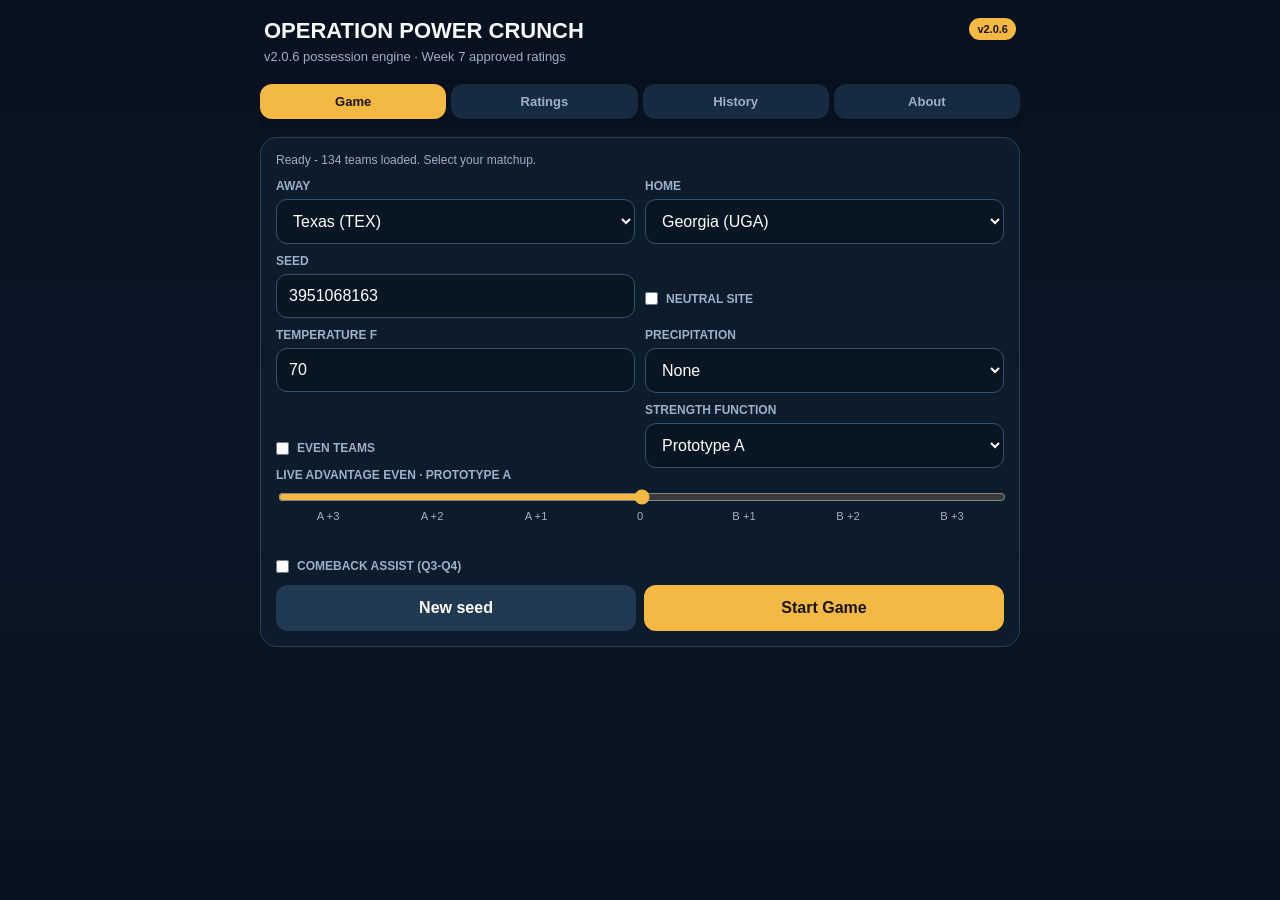
<file: v2.0.6/index.html>
<!doctype html>
<html lang="en">
<head>
  <meta charset="utf-8">
  <meta name="viewport" content="width=device-width,initial-scale=1,viewport-fit=cover">
  <meta name="theme-color" content="#07111f">
  <title>POWER CRUNCH v2.0.6 Week 7</title>
  <link rel="stylesheet" href="style.css?v=v206-w07">
  <link rel="stylesheet" href="preview-layout.css?v=v206-w07">
</head>
<body>
<main>
<header>
  <div><h1>OPERATION POWER CRUNCH</h1><p>v2.0.6 possession engine · Week 7 approved ratings</p></div>
  <span class="version">v2.0.6</span>
</header>
<nav>
  <button data-tab="game" class="active">Game</button>
  <button data-tab="ratings">Ratings</button>
  <button data-tab="history">History</button>
  <button data-tab="about">About</button>
</nav>
<section id="tab-game" class="tab active">
  <section class="card" id="setupCard">
    <p id="startupStatus" class="small" role="status" aria-live="polite">Loading simulator...</p>
    <noscript>JavaScript is required to load teams and simulate games.</noscript>
    <fieldset id="setupControls" disabled>
    <div class="grid">
      <label>Away<select id="away"></select></label>
      <label>Home<select id="home"></select></label>
      <label>Seed<input id="seed" inputmode="numeric"></label>
      <label class="check"><input id="neutral" type="checkbox"> Neutral site</label>
      <label>Temperature F<input id="temperature" type="number" value="70" min="-20" max="130"></label>
      <label>Precipitation<select id="precipitation"><option value="none">None</option><option value="light">Light</option><option value="moderate">Moderate</option><option value="heavy">Heavy</option></select></label>
      <label class="check"><input id="evenTeams" type="checkbox"> Even Teams</label>
      <label>Strength Function<select id="prototype"><option value="A">Prototype A</option><option value="B">Prototype B</option></select></label>
    </div>
    <label><b>Live Advantage</b> <span id="advReadout">No adjustment</span></label>
    <input id="manualLevel" type="range" min="-3" max="3" step="1" value="0">
    <div class="ticks"><span>A +3</span><span>A +2</span><span>A +1</span><span>0</span><span>B +1</span><span>B +2</span><span>B +3</span></div>
    <label class="check"><input id="comebackEnabled" type="checkbox"> Comeback Assist (Q3-Q4)</label>
    <div class="actions"><button id="newSeed" class="secondary">New seed</button><button id="start">Start Game</button></div>
    </fieldset>
  </section>

  <section id="gameCard" class="card hidden">
    <div id="pregame"></div>
    <div class="score" id="scoreboard"></div>
    <div class="status" id="status"></div>
    <div class="actions sticky-actions">
      <button id="playNext">Play Next Possession</button>
      <button id="playQuarter">Play Quarter</button>
      <button id="pause" class="secondary" disabled>Pause</button>
      <button id="endGame" class="danger">End / New Game</button>
    </div>
    <details open><summary>Live transparency</summary><div id="transparency"></div></details>
    <details><summary>Possession ledger</summary><div id="ledger" class="ledger"></div></details>
  </section>
</section>

<section id="tab-ratings" class="tab"><section class="card"><h2>Week 7 Ratings</h2><p class="muted">Authoritative base TEAM/OFF/DEF values for Week 7. Runtime effective values never overwrite these rows.</p><div id="ratingsTable"></div></section></section>
<section id="tab-history" class="tab"><section class="card"><div class="actions"><button id="exportHistory" class="secondary">Export history</button><button id="clearHistory" class="danger">Clear prototype history</button></div><div id="history"></div></section></section>
<section id="tab-about" class="tab"><section class="card"><h2>v2.0.6 Week 7</h2><p>This build is an assumption-governed possession-engine prototype. It is not an empirical-calibration claim and is not production.</p><p><b>Engine:</b> PC-MOBILE-v2.0.6<br><b>Data:</b> 2026-W07-approved-ratings-v1<br><b>Ratings:</b> 121 canonical + 13 synthetic FCS = 134 teams<br><b>HFA:</b> 2.5 game-point prior; neutral 0<br><b>Storage:</b> shared audit history; frozen historical replay</p><p>Prototype limitations: pooled special-teams probabilities, simplified field-position transitions, no onside/muffed-return possession exceptions, aggregate OT possessions, and no claim of historical calibration.</p></section></section>
</main>
<script type="module" src="bootstrap.mjs?v=v206-w07"></script>
</body>
</html>
</file>
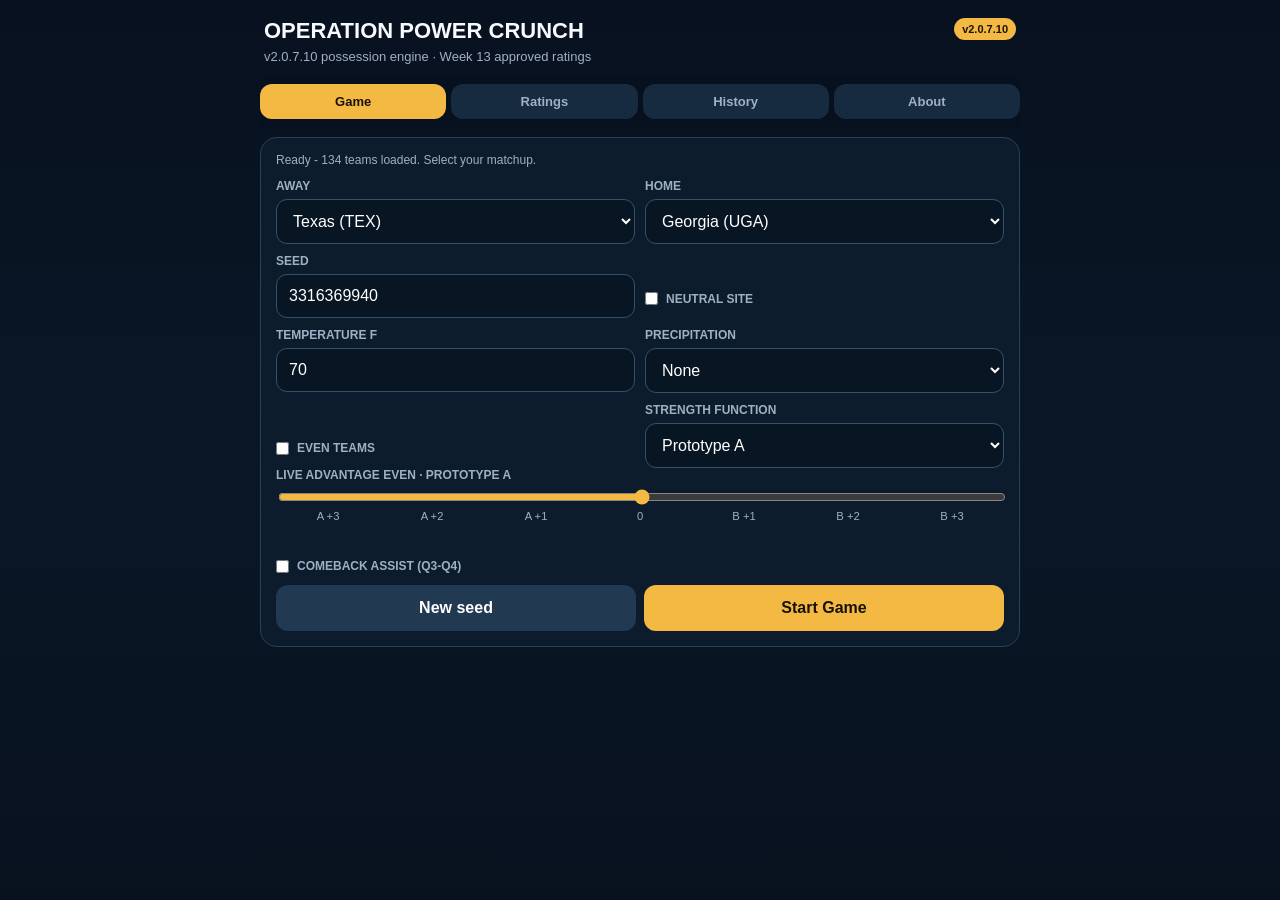
<file: v2.0.7.10/index.html>
<!doctype html>
<html lang="en">
<head>
  <meta charset="utf-8">
  <meta name="viewport" content="width=device-width,initial-scale=1,viewport-fit=cover">
  <meta name="theme-color" content="#07111f">
  <title>POWER CRUNCH v2.0.7.10 Week 13</title>
  <link rel="stylesheet" href="style.css?v=v20710-w13">
  <link rel="stylesheet" href="preview-layout.css?v=v20710-w13">
</head>
<body>
<main>
<header>
  <div><h1>OPERATION POWER CRUNCH</h1><p>v2.0.7.10 possession engine · Week 13 approved ratings</p></div>
  <span class="version">v2.0.7.10</span>
</header>
<nav>
  <button data-tab="game" class="active">Game</button>
  <button data-tab="ratings">Ratings</button>
  <button data-tab="history">History</button>
  <button data-tab="about">About</button>
</nav>
<section id="tab-game" class="tab active">
  <section class="card" id="setupCard">
    <p id="startupStatus" class="small" role="status" aria-live="polite">Loading simulator...</p>
    <noscript>JavaScript is required to load teams and simulate games.</noscript>
    <fieldset id="setupControls" disabled>
    <div class="grid">
      <label>Away<select id="away"></select></label>
      <label>Home<select id="home"></select></label>
      <label>Seed<input id="seed" inputmode="numeric"></label>
      <label class="check"><input id="neutral" type="checkbox"> Neutral site</label>
      <label>Temperature F<input id="temperature" type="number" value="70" min="-20" max="130"></label>
      <label>Precipitation<select id="precipitation"><option value="none">None</option><option value="light">Light</option><option value="moderate">Moderate</option><option value="heavy">Heavy</option></select></label>
      <label class="check"><input id="evenTeams" type="checkbox"> Even Teams</label>
      <label>Strength Function<select id="prototype"><option value="A">Prototype A</option><option value="B">Prototype B</option></select></label>
    </div>
    <label><b>Live Advantage</b> <span id="advReadout">No adjustment</span></label>
    <input id="manualLevel" type="range" min="-3" max="3" step="1" value="0">
    <div class="ticks"><span>A +3</span><span>A +2</span><span>A +1</span><span>0</span><span>B +1</span><span>B +2</span><span>B +3</span></div>
    <label class="check"><input id="comebackEnabled" type="checkbox"> Comeback Assist (Q3-Q4)</label>
    <div class="actions"><button id="newSeed" class="secondary">New seed</button><button id="start">Start Game</button></div>
    </fieldset>
  </section>

  <section id="gameCard" class="card hidden">
    <div id="pregame"></div>
    <div class="score" id="scoreboard"></div>
    <div class="status" id="status"></div>
    <div class="actions sticky-actions">
      <button id="playNext">Play Next Possession</button>
      <button id="playQuarter">Play Quarter</button>
      <button id="pause" class="secondary" disabled>Pause</button>
      <button id="endGame" class="danger">End / New Game</button>
    </div>
    <details open><summary>Live transparency</summary><div id="transparency"></div></details>
    <details><summary>Possession ledger</summary><div id="ledger" class="ledger"></div></details>
  </section>
</section>

<section id="tab-ratings" class="tab"><section class="card"><h2>Week 13 Ratings</h2><p class="muted">Authoritative base TEAM/OFF/DEF values for Week 13. Runtime effective values never overwrite these rows.</p><div id="ratingsTable"></div></section></section>
<section id="tab-history" class="tab"><section class="card"><div class="actions"><button id="exportHistory" class="secondary">Export history</button><button id="clearHistory" class="danger">Clear prototype history</button></div><div id="history"></div></section></section>
<section id="tab-about" class="tab"><section class="card"><h2>v2.0.7.10 Week 13</h2><p>This build is an assumption-governed possession-engine prototype. It is not an empirical-calibration claim.</p><p><b>Engine:</b> PC-MOBILE-v2.0.7.10<br><b>Data:</b> 2026-W13-approved-ratings-v1<br><b>Ratings:</b> 121 canonical + 13 synthetic FCS = 134 teams<br><b>HFA:</b> 2.5 game-point prior; neutral 0<br><b>Storage:</b> shared audit history; frozen historical replay</p><p>Prototype limitations: pooled special-teams probabilities, simplified field-position transitions, no onside/muffed-return possession exceptions, aggregate OT possessions, and no claim of historical calibration.</p></section></section>
</main>
<script type="module" src="bootstrap.mjs?v=v20710-w13"></script>
</body>
</html>
</file>
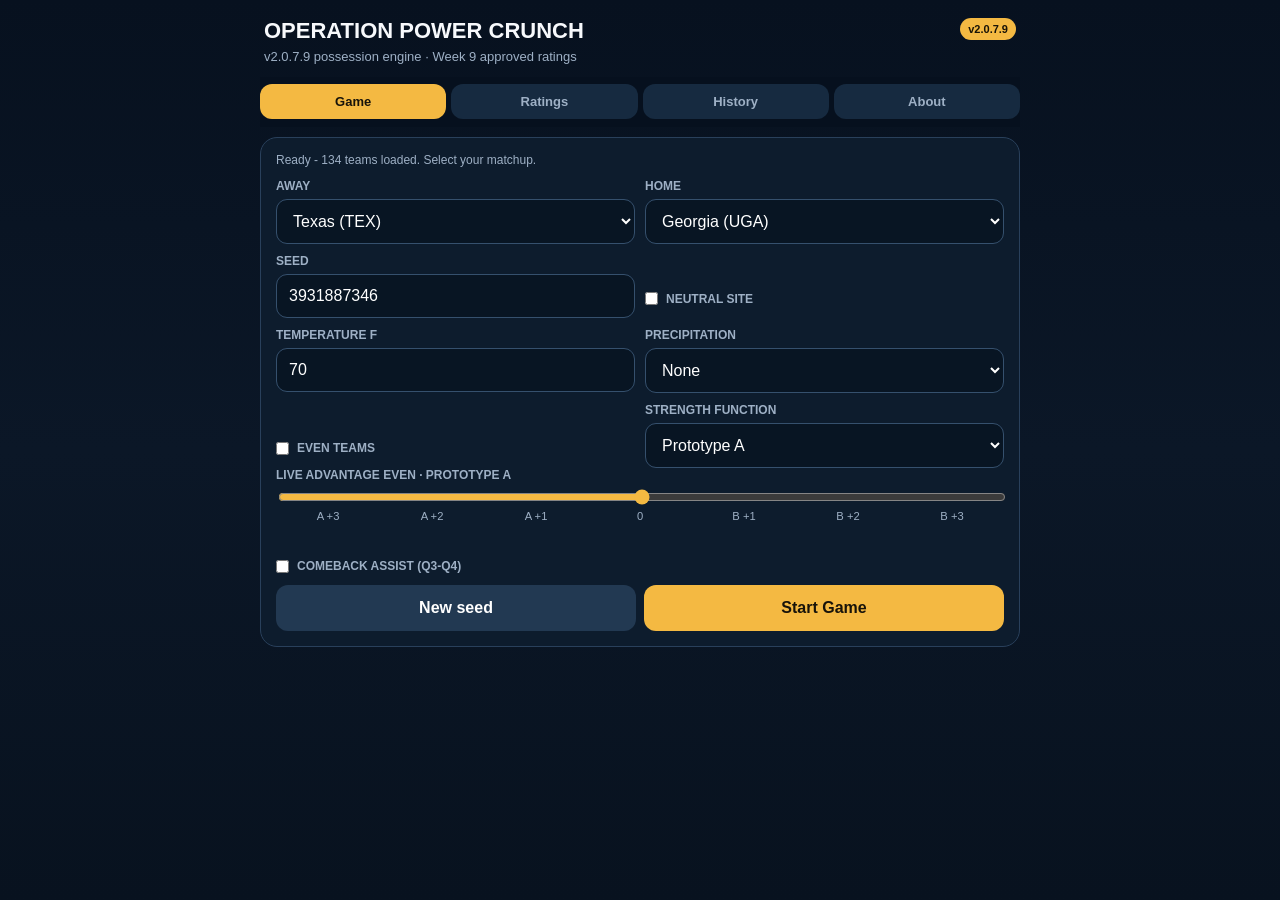
<file: v2.0.7.9/index.html>
<!doctype html>
<html lang="en">
<head>
  <meta charset="utf-8">
  <meta name="viewport" content="width=device-width,initial-scale=1,viewport-fit=cover">
  <meta name="theme-color" content="#07111f">
  <title>POWER CRUNCH v2.0.7.9 Week 9</title>
  <link rel="stylesheet" href="style.css?v=v2079-w09">
  <link rel="stylesheet" href="preview-layout.css?v=v2079-w09">
</head>
<body>
<main>
<header>
  <div><h1>OPERATION POWER CRUNCH</h1><p>v2.0.7.9 possession engine · Week 9 approved ratings</p></div>
  <span class="version">v2.0.7.9</span>
</header>
<nav>
  <button data-tab="game" class="active">Game</button>
  <button data-tab="ratings">Ratings</button>
  <button data-tab="history">History</button>
  <button data-tab="about">About</button>
</nav>
<section id="tab-game" class="tab active">
  <section class="card" id="setupCard">
    <p id="startupStatus" class="small" role="status" aria-live="polite">Loading simulator...</p>
    <noscript>JavaScript is required to load teams and simulate games.</noscript>
    <fieldset id="setupControls" disabled>
    <div class="grid">
      <label>Away<select id="away"></select></label>
      <label>Home<select id="home"></select></label>
      <label>Seed<input id="seed" inputmode="numeric"></label>
      <label class="check"><input id="neutral" type="checkbox"> Neutral site</label>
      <label>Temperature F<input id="temperature" type="number" value="70" min="-20" max="130"></label>
      <label>Precipitation<select id="precipitation"><option value="none">None</option><option value="light">Light</option><option value="moderate">Moderate</option><option value="heavy">Heavy</option></select></label>
      <label class="check"><input id="evenTeams" type="checkbox"> Even Teams</label>
      <label>Strength Function<select id="prototype"><option value="A">Prototype A</option><option value="B">Prototype B</option></select></label>
    </div>
    <label><b>Live Advantage</b> <span id="advReadout">No adjustment</span></label>
    <input id="manualLevel" type="range" min="-3" max="3" step="1" value="0">
    <div class="ticks"><span>A +3</span><span>A +2</span><span>A +1</span><span>0</span><span>B +1</span><span>B +2</span><span>B +3</span></div>
    <label class="check"><input id="comebackEnabled" type="checkbox"> Comeback Assist (Q3-Q4)</label>
    <div class="actions"><button id="newSeed" class="secondary">New seed</button><button id="start">Start Game</button></div>
    </fieldset>
  </section>

  <section id="gameCard" class="card hidden">
    <div id="pregame"></div>
    <div class="score" id="scoreboard"></div>
    <div class="status" id="status"></div>
    <div class="actions sticky-actions">
      <button id="playNext">Play Next Possession</button>
      <button id="playQuarter">Play Quarter</button>
      <button id="pause" class="secondary" disabled>Pause</button>
      <button id="endGame" class="danger">End / New Game</button>
    </div>
    <details open><summary>Live transparency</summary><div id="transparency"></div></details>
    <details><summary>Possession ledger</summary><div id="ledger" class="ledger"></div></details>
  </section>
</section>

<section id="tab-ratings" class="tab"><section class="card"><h2>Week 9 Ratings</h2><p class="muted">Authoritative base TEAM/OFF/DEF values for Week 9. Runtime effective values never overwrite these rows.</p><div id="ratingsTable"></div></section></section>
<section id="tab-history" class="tab"><section class="card"><div class="actions"><button id="exportHistory" class="secondary">Export history</button><button id="clearHistory" class="danger">Clear prototype history</button></div><div id="history"></div></section></section>
<section id="tab-about" class="tab"><section class="card"><h2>v2.0.7.9 Week 9</h2><p>This build is an assumption-governed possession-engine prototype. It is not an empirical-calibration claim and is not production.</p><p><b>Engine:</b> PC-MOBILE-v2.0.7.9<br><b>Data:</b> 2026-W09-approved-ratings-v1<br><b>Ratings:</b> 121 canonical + 13 synthetic FCS = 134 teams<br><b>HFA:</b> 2.5 game-point prior; neutral 0<br><b>Storage:</b> shared audit history; frozen historical replay</p><p>Prototype limitations: pooled special-teams probabilities, simplified field-position transitions, no onside/muffed-return possession exceptions, aggregate OT possessions, and no claim of historical calibration.</p></section></section>
</main>
<script type="module" src="bootstrap.mjs?v=v2079-w09"></script>
</body>
</html>
</file>
<file: style.css>
:root{--bg:#07111f;--panel:#0e1c2e;--text:#f7f9fc;--muted:#9eb0c5;--accent:#f4b942;--line:#29405b;--blue:#4a90e2;--danger:#8a2f3f}*{box-sizing:border-box}body{margin:0;background:linear-gradient(#07111f,#0b1727 50%,#08121f);color:var(--text);font:16px -apple-system,BlinkMacSystemFont,"Segoe UI",sans-serif;min-height:100vh;padding:env(safe-area-inset-top) 12px calc(env(safe-area-inset-bottom) + 16px)}main{max-width:760px;margin:auto}header{padding:18px 4px 8px;display:flex;align-items:flex-start;justify-content:space-between;gap:10px}h1{font-size:22px;margin:0}header p{color:var(--muted);font-size:13px;margin:5px 0}.version{font-size:11px;color:#1a1407;background:var(--accent);padding:5px 8px;border-radius:999px;font-weight:800;white-space:nowrap}nav{position:sticky;top:0;z-index:5;display:grid;grid-template-columns:repeat(4,1fr);gap:5px;background:rgba(7,17,31,.96);padding:7px 0 8px;backdrop-filter:blur(12px)}nav button,.seg button{margin:0;background:#162a40;color:var(--muted);padding:10px 6px;font-size:13px}nav button.active,.seg button.active{background:var(--accent);color:#17130a}.tab{display:none}.tab.active{display:block}.card{background:rgba(14,28,46,.97);border:1px solid var(--line);border-radius:17px;padding:15px;margin:10px 0}.grid,.matchup-grid{display:grid;grid-template-columns:1fr 1fr;gap:10px}label{display:block;color:var(--muted);font-size:12px;font-weight:700;text-transform:uppercase}select,input{width:100%;margin-top:6px;background:#081523;color:#fff;border:1px solid #35506d;border-radius:11px;padding:12px;font-size:16px}.check{display:flex;align-items:center;gap:8px;padding-top:25px}.check input{width:auto;margin:0}button{width:100%;border:0;border-radius:12px;padding:14px;margin-top:12px;font-size:16px;font-weight:800;background:var(--accent);color:#17130a}.secondary{background:#223952;color:#fff}.danger{background:var(--danger);color:#fff}.compact{padding:10px 12px;font-size:13px}.hidden{display:none}.score{display:grid;grid-template-columns:1fr repeat(5,42px);gap:4px;align-items:center;margin:14px 0}.score>*{padding:8px 3px;text-align:center;border-bottom:1px solid var(--line)}.score strong:nth-of-type(1),.score strong:nth-of-type(3){text-align:left}.metric,.team-card{background:#0a1726;border:1px solid #223b56;border-radius:12px;padding:12px;margin:8px 0}.metric b{display:block;font-size:20px}.metric span,.small,.muted{font-size:12px;color:var(--muted)}.bar{height:14px;background:#26384c;border-radius:8px;overflow:hidden;display:flex;margin-top:8px}.bar i:first-child{background:var(--blue)}.bar i:last-child{background:var(--accent)}.labels{display:flex;justify-content:space-between;font-size:12px;margin-top:4px}.team-card h3{margin:0 0 3px}.conf,.raw{font-size:12px;color:var(--muted)}.rating-line{display:grid;grid-template-columns:1fr 42px 1.5fr;align-items:center;border-top:1px solid #20364e;padding:9px 0}.rating-line b{font-size:20px;text-align:center}.rating-line em{font-style:normal;color:var(--muted);font-size:12px;text-align:right}details{margin-top:8px}summary{color:var(--accent);font-size:12px}.ledger{margin-top:10px}.drive{padding:10px 0;border-bottom:1px solid #20364e;font-size:13px}.drive strong{color:var(--accent)}.seg{display:grid;grid-template-columns:repeat(3,1fr);gap:5px;margin-bottom:12px}.summary{display:flex;justify-content:space-between;gap:8px;align-items:end;margin:14px 0 8px}.summary span{color:var(--muted);font-size:12px}.rank-table>div{display:grid;grid-template-columns:34px 1fr 95px;gap:8px;align-items:center;padding:10px 0;border-bottom:1px solid #20364e}.rank-table span,.rank-table em{display:flex;flex-direction:column}.rank-table em{text-align:right;font-style:normal;font-size:19px}.rank-table small{color:var(--muted);font-size:10px}.history-actions{display:grid;grid-template-columns:1fr auto auto;gap:7px;align-items:end}.history-actions input{margin:0}.history-actions button{width:auto;margin:0}.history-item{display:grid;grid-template-columns:1fr auto;gap:10px;align-items:center;padding:12px 0;border-bottom:1px solid #20364e}.history-item div{display:flex;flex-direction:column}.history-item span{font-size:11px;color:var(--muted)}.history-item button{width:auto;margin:0}h2{margin-top:0}@media(max-width:520px){.grid,.matchup-grid{grid-template-columns:1fr}.check{padding-top:2px}.score{grid-template-columns:1fr repeat(5,36px)}.history-actions{grid-template-columns:1fr 1fr}.history-actions input{grid-column:1/-1}.history-actions button{width:100%}.rating-line{grid-template-columns:1fr 42px 1.3fr}}
</file>
<file: preview-v2.0.2/style.css>
:root{--bg:#07111f;--panel:#0e1c2e;--text:#f7f9fc;--muted:#9eb0c5;--accent:#f4b942;--line:#29405b;--blue:#4a90e2;--danger:#8a2f3f}*{box-sizing:border-box}body{margin:0;background:linear-gradient(#07111f,#0b1727 50%,#08121f);color:var(--text);font:16px -apple-system,BlinkMacSystemFont,"Segoe UI",sans-serif;min-height:100vh;padding:env(safe-area-inset-top) 12px calc(env(safe-area-inset-bottom) + 16px)}main{max-width:760px;margin:auto}header{padding:18px 4px 8px;display:flex;align-items:flex-start;justify-content:space-between;gap:10px}h1{font-size:22px;margin:0}header p{color:var(--muted);font-size:13px;margin:5px 0}.version{font-size:11px;color:#1a1407;background:var(--accent);padding:5px 8px;border-radius:999px;font-weight:800;white-space:nowrap}nav{position:sticky;top:0;z-index:5;display:grid;grid-template-columns:repeat(4,1fr);gap:5px;background:rgba(7,17,31,.96);padding:7px 0 8px;backdrop-filter:blur(12px)}nav button,.seg button{margin:0;background:#162a40;color:var(--muted);padding:10px 6px;font-size:13px}nav button.active,.seg button.active{background:var(--accent);color:#17130a}.tab{display:none}.tab.active{display:block}.card{background:rgba(14,28,46,.97);border:1px solid var(--line);border-radius:17px;padding:15px;margin:10px 0}.grid,.matchup-grid{display:grid;grid-template-columns:1fr 1fr;gap:10px}label{display:block;color:var(--muted);font-size:12px;font-weight:700;text-transform:uppercase}select,input{width:100%;margin-top:6px;background:#081523;color:#fff;border:1px solid #35506d;border-radius:11px;padding:12px;font-size:16px}.check{display:flex;align-items:center;gap:8px;padding-top:25px}.check input{width:auto;margin:0}button{width:100%;border:0;border-radius:12px;padding:14px;margin-top:12px;font-size:16px;font-weight:800;background:var(--accent);color:#17130a}.secondary{background:#223952;color:#fff}.danger{background:var(--danger);color:#fff}.compact{padding:10px 12px;font-size:13px}.hidden{display:none}.score{display:grid;grid-template-columns:1fr repeat(5,42px);gap:4px;align-items:center;margin:14px 0}.score>*{padding:8px 3px;text-align:center;border-bottom:1px solid var(--line)}.score strong:nth-of-type(1),.score strong:nth-of-type(3){text-align:left}.metric,.team-card{background:#0a1726;border:1px solid #223b56;border-radius:12px;padding:12px;margin:8px 0}.metric b{display:block;font-size:20px}.metric span,.small,.muted{font-size:12px;color:var(--muted)}.bar{height:14px;background:#26384c;border-radius:8px;overflow:hidden;display:flex;margin-top:8px}.bar i:first-child{background:var(--blue)}.bar i:last-child{background:var(--accent)}.labels{display:flex;justify-content:space-between;font-size:12px;margin-top:4px}.team-card h3{margin:0 0 3px}.conf,.raw{font-size:12px;color:var(--muted)}.rating-line{display:grid;grid-template-columns:1fr 42px 1.5fr;align-items:center;border-top:1px solid #20364e;padding:9px 0}.rating-line b{font-size:20px;text-align:center}.rating-line em{font-style:normal;color:var(--muted);font-size:12px;text-align:right}details{margin-top:8px}summary{color:var(--accent);font-size:12px}.ledger{margin-top:10px}.drive{padding:10px 0;border-bottom:1px solid #20364e;font-size:13px}.drive strong{color:var(--accent)}.seg{display:grid;grid-template-columns:repeat(3,1fr);gap:5px;margin-bottom:12px}.summary{display:flex;justify-content:space-between;gap:8px;align-items:end;margin:14px 0 8px}.summary span{color:var(--muted);font-size:12px}.rank-table>div{display:grid;grid-template-columns:34px 1fr 95px;gap:8px;align-items:center;padding:10px 0;border-bottom:1px solid #20364e}.rank-table span,.rank-table em{display:flex;flex-direction:column}.rank-table em{text-align:right;font-style:normal;font-size:19px}.rank-table small{color:var(--muted);font-size:10px}.history-actions{display:grid;grid-template-columns:1fr auto auto;gap:7px;align-items:end}.history-actions input{margin:0}.history-actions button{width:auto;margin:0}.history-item{display:grid;grid-template-columns:1fr auto;gap:10px;align-items:center;padding:12px 0;border-bottom:1px solid #20364e}.history-item div{display:flex;flex-direction:column}.history-item span{font-size:11px;color:var(--muted)}.history-item button{width:auto;margin:0}h2{margin-top:0}@media(max-width:520px){.grid,.matchup-grid{grid-template-columns:1fr}.check{padding-top:2px}.score{grid-template-columns:1fr repeat(5,36px)}.history-actions{grid-template-columns:1fr 1fr}.history-actions input{grid-column:1/-1}.history-actions button{width:100%}.rating-line{grid-template-columns:1fr 42px 1.3fr}}
</file>
<file: preview-v2.0.4.2/style.css>
:root{--bg:#07111f;--panel:#0e1c2e;--text:#f7f9fc;--muted:#9eb0c5;--accent:#f4b942;--line:#29405b;--blue:#4a90e2;--danger:#8a2f3f}*{box-sizing:border-box}body{margin:0;background:linear-gradient(#07111f,#0b1727 50%,#08121f);color:var(--text);font:16px -apple-system,BlinkMacSystemFont,"Segoe UI",sans-serif;min-height:100vh;padding:env(safe-area-inset-top) 12px calc(env(safe-area-inset-bottom) + 16px)}main{max-width:760px;margin:auto}header{padding:18px 4px 8px;display:flex;align-items:flex-start;justify-content:space-between;gap:10px}h1{font-size:22px;margin:0}header p{color:var(--muted);font-size:13px;margin:5px 0}.version{font-size:11px;color:#1a1407;background:var(--accent);padding:5px 8px;border-radius:999px;font-weight:800;white-space:nowrap}nav{position:sticky;top:0;z-index:5;display:grid;grid-template-columns:repeat(4,1fr);gap:5px;background:rgba(7,17,31,.96);padding:7px 0 8px;backdrop-filter:blur(12px)}nav button,.seg button{margin:0;background:#162a40;color:var(--muted);padding:10px 6px;font-size:13px}nav button.active,.seg button.active{background:var(--accent);color:#17130a}.tab{display:none}.tab.active{display:block}.card{background:rgba(14,28,46,.97);border:1px solid var(--line);border-radius:17px;padding:15px;margin:10px 0}.grid,.matchup-grid{display:grid;grid-template-columns:1fr 1fr;gap:10px}label{display:block;color:var(--muted);font-size:12px;font-weight:700;text-transform:uppercase}select,input{width:100%;margin-top:6px;background:#081523;color:#fff;border:1px solid #35506d;border-radius:11px;padding:12px;font-size:16px}.check{display:flex;align-items:center;gap:8px;padding-top:25px}.check input{width:auto;margin:0}button{width:100%;border:0;border-radius:12px;padding:14px;margin-top:12px;font-size:16px;font-weight:800;background:var(--accent);color:#17130a}.secondary{background:#223952;color:#fff}.danger{background:var(--danger);color:#fff}.compact{padding:10px 12px;font-size:13px}.hidden{display:none}.score{display:grid;grid-template-columns:1fr repeat(5,42px);gap:4px;align-items:center;margin:14px 0}.score>*{padding:8px 3px;text-align:center;border-bottom:1px solid var(--line)}.score strong:nth-of-type(1),.score strong:nth-of-type(3){text-align:left}.metric,.team-card{background:#0a1726;border:1px solid #223b56;border-radius:12px;padding:12px;margin:8px 0}.metric b{display:block;font-size:20px}.metric span,.small,.muted{font-size:12px;color:var(--muted)}.bar{height:14px;background:#26384c;border-radius:8px;overflow:hidden;display:flex;margin-top:8px}.bar i:first-child{background:var(--blue)}.bar i:last-child{background:var(--accent)}.labels{display:flex;justify-content:space-between;font-size:12px;margin-top:4px}.team-card h3{margin:0 0 3px}.conf,.raw{font-size:12px;color:var(--muted)}.rating-line{display:grid;grid-template-columns:1fr 42px 1.5fr;align-items:center;border-top:1px solid #20364e;padding:9px 0}.rating-line b{font-size:20px;text-align:center}.rating-line em{font-style:normal;color:var(--muted);font-size:12px;text-align:right}details{margin-top:8px}summary{color:var(--accent);font-size:12px}.ledger{margin-top:10px}.drive{padding:10px 0;border-bottom:1px solid #20364e;font-size:13px}.drive strong{color:var(--accent)}.seg{display:grid;grid-template-columns:repeat(3,1fr);gap:5px;margin-bottom:12px}.summary{display:flex;justify-content:space-between;gap:8px;align-items:end;margin:14px 0 8px}.summary span{color:var(--muted);font-size:12px}.rank-table>div{display:grid;grid-template-columns:34px 1fr 95px;gap:8px;align-items:center;padding:10px 0;border-bottom:1px solid #20364e}.rank-table span,.rank-table em{display:flex;flex-direction:column}.rank-table em{text-align:right;font-style:normal;font-size:19px}.rank-table small{color:var(--muted);font-size:10px}.history-actions{display:grid;grid-template-columns:1fr auto auto;gap:7px;align-items:end}.history-actions input{margin:0}.history-actions button{width:auto;margin:0}.history-item{display:grid;grid-template-columns:1fr auto;gap:10px;align-items:center;padding:12px 0;border-bottom:1px solid #20364e}.history-item div{display:flex;flex-direction:column}.history-item span{font-size:11px;color:var(--muted)}.history-item button{width:auto;margin:0}h2{margin-top:0}@media(max-width:520px){.grid,.matchup-grid{grid-template-columns:1fr}.check{padding-top:2px}.score{grid-template-columns:1fr repeat(5,36px)}.history-actions{grid-template-columns:1fr 1fr}.history-actions input{grid-column:1/-1}.history-actions button{width:100%}.rating-line{grid-template-columns:1fr 42px 1.3fr}}
</file>
<file: preview-v2.0.4.2/preview-layout.css>
/* Layout adapters for the possession controls. Colors come from the exact v2.0.4 stylesheet. */
fieldset{border:0;padding:0;margin:0;min-width:0}
button{cursor:pointer}button:disabled{opacity:.45;cursor:not-allowed}
.actions{display:flex;flex-wrap:wrap;gap:8px;margin-top:12px}
.actions button{flex:1;min-width:130px;margin-top:0}
#manualLevel{width:100%;padding:0;accent-color:var(--accent)}
.check input{accent-color:var(--accent)}
.ticks{display:grid;grid-template-columns:repeat(7,1fr);font-size:.7rem;text-align:center;color:var(--muted);margin-bottom:12px}
#scoreboard.has-ot{grid-template-columns:1fr repeat(6,42px)}
#scoreboard .team{text-align:left;font-weight:800}
.status{padding:10px 0;margin:10px 0}
.metrics{display:grid;grid-template-columns:repeat(2,minmax(0,1fr));gap:8px}
.metric{min-width:0}.metric b{overflow-wrap:anywhere}
.drive strong{display:block;margin-top:3px}
.rating-table{display:grid;gap:5px}
.rating-row{display:grid;grid-template-columns:48px 1fr repeat(3,45px);gap:6px;align-items:center;padding:9px 0;border-bottom:1px solid var(--line)}
.rating-row span:nth-last-child(-n+3){text-align:right;font-variant-numeric:tabular-nums}
.json{white-space:pre-wrap;overflow-wrap:anywhere;font-family:ui-monospace,SFMono-Regular,Menlo,monospace;font-size:.72rem}
.sticky-actions{position:sticky;bottom:0;background:var(--panel);padding:8px 0;z-index:3}
#startupStatus{margin:0 0 12px}#startupStatus[data-error]{color:var(--accent);font-weight:700}
@media(max-width:520px){.metrics{grid-template-columns:1fr}.rating-row{grid-template-columns:34px 1fr repeat(3,30px);font-size:13px}#scoreboard.has-ot{grid-template-columns:1fr repeat(6,30px)}}
</file>
<file: v2.0.5/style.css>
:root{--bg:#07111f;--panel:#0e1c2e;--text:#f7f9fc;--muted:#9eb0c5;--accent:#f4b942;--line:#29405b;--blue:#4a90e2;--danger:#8a2f3f}*{box-sizing:border-box}body{margin:0;background:linear-gradient(#07111f,#0b1727 50%,#08121f);color:var(--text);font:16px -apple-system,BlinkMacSystemFont,"Segoe UI",sans-serif;min-height:100vh;padding:env(safe-area-inset-top) 12px calc(env(safe-area-inset-bottom) + 16px)}main{max-width:760px;margin:auto}header{padding:18px 4px 8px;display:flex;align-items:flex-start;justify-content:space-between;gap:10px}h1{font-size:22px;margin:0}header p{color:var(--muted);font-size:13px;margin:5px 0}.version{font-size:11px;color:#1a1407;background:var(--accent);padding:5px 8px;border-radius:999px;font-weight:800;white-space:nowrap}nav{position:sticky;top:0;z-index:5;display:grid;grid-template-columns:repeat(4,1fr);gap:5px;background:rgba(7,17,31,.96);padding:7px 0 8px;backdrop-filter:blur(12px)}nav button,.seg button{margin:0;background:#162a40;color:var(--muted);padding:10px 6px;font-size:13px}nav button.active,.seg button.active{background:var(--accent);color:#17130a}.tab{display:none}.tab.active{display:block}.card{background:rgba(14,28,46,.97);border:1px solid var(--line);border-radius:17px;padding:15px;margin:10px 0}.grid,.matchup-grid{display:grid;grid-template-columns:1fr 1fr;gap:10px}label{display:block;color:var(--muted);font-size:12px;font-weight:700;text-transform:uppercase}select,input{width:100%;margin-top:6px;background:#081523;color:#fff;border:1px solid #35506d;border-radius:11px;padding:12px;font-size:16px}.check{display:flex;align-items:center;gap:8px;padding-top:25px}.check input{width:auto;margin:0}button{width:100%;border:0;border-radius:12px;padding:14px;margin-top:12px;font-size:16px;font-weight:800;background:var(--accent);color:#17130a}.secondary{background:#223952;color:#fff}.danger{background:var(--danger);color:#fff}.compact{padding:10px 12px;font-size:13px}.hidden{display:none}.score{display:grid;grid-template-columns:1fr repeat(5,42px);gap:4px;align-items:center;margin:14px 0}.score>*{padding:8px 3px;text-align:center;border-bottom:1px solid var(--line)}.score strong:nth-of-type(1),.score strong:nth-of-type(3){text-align:left}.metric,.team-card{background:#0a1726;border:1px solid #223b56;border-radius:12px;padding:12px;margin:8px 0}.metric b{display:block;font-size:20px}.metric span,.small,.muted{font-size:12px;color:var(--muted)}.bar{height:14px;background:#26384c;border-radius:8px;overflow:hidden;display:flex;margin-top:8px}.bar i:first-child{background:var(--blue)}.bar i:last-child{background:var(--accent)}.labels{display:flex;justify-content:space-between;font-size:12px;margin-top:4px}.team-card h3{margin:0 0 3px}.conf,.raw{font-size:12px;color:var(--muted)}.rating-line{display:grid;grid-template-columns:1fr 42px 1.5fr;align-items:center;border-top:1px solid #20364e;padding:9px 0}.rating-line b{font-size:20px;text-align:center}.rating-line em{font-style:normal;color:var(--muted);font-size:12px;text-align:right}details{margin-top:8px}summary{color:var(--accent);font-size:12px}.ledger{margin-top:10px}.drive{padding:10px 0;border-bottom:1px solid #20364e;font-size:13px}.drive strong{color:var(--accent)}.seg{display:grid;grid-template-columns:repeat(3,1fr);gap:5px;margin-bottom:12px}.summary{display:flex;justify-content:space-between;gap:8px;align-items:end;margin:14px 0 8px}.summary span{color:var(--muted);font-size:12px}.rank-table>div{display:grid;grid-template-columns:34px 1fr 95px;gap:8px;align-items:center;padding:10px 0;border-bottom:1px solid #20364e}.rank-table span,.rank-table em{display:flex;flex-direction:column}.rank-table em{text-align:right;font-style:normal;font-size:19px}.rank-table small{color:var(--muted);font-size:10px}.history-actions{display:grid;grid-template-columns:1fr auto auto;gap:7px;align-items:end}.history-actions input{margin:0}.history-actions button{width:auto;margin:0}.history-item{display:grid;grid-template-columns:1fr auto;gap:10px;align-items:center;padding:12px 0;border-bottom:1px solid #20364e}.history-item div{display:flex;flex-direction:column}.history-item span{font-size:11px;color:var(--muted)}.history-item button{width:auto;margin:0}h2{margin-top:0}@media(max-width:520px){.grid,.matchup-grid{grid-template-columns:1fr}.check{padding-top:2px}.score{grid-template-columns:1fr repeat(5,36px)}.history-actions{grid-template-columns:1fr 1fr}.history-actions input{grid-column:1/-1}.history-actions button{width:100%}.rating-line{grid-template-columns:1fr 42px 1.3fr}}
</file>
<file: v2.0.5/preview-layout.css>
/* Layout adapters for the possession controls. Colors come from the exact v2.0.4 stylesheet. */
fieldset{border:0;padding:0;margin:0;min-width:0}
button{cursor:pointer}button:disabled{opacity:.45;cursor:not-allowed}
.actions{display:flex;flex-wrap:wrap;gap:8px;margin-top:12px}
.actions button{flex:1;min-width:130px;margin-top:0}
#manualLevel{width:100%;padding:0;accent-color:var(--accent)}
.check input{accent-color:var(--accent)}
.ticks{display:grid;grid-template-columns:repeat(7,1fr);font-size:.7rem;text-align:center;color:var(--muted);margin-bottom:12px}
#scoreboard.has-ot{grid-template-columns:1fr repeat(6,42px)}
#scoreboard .team{text-align:left;font-weight:800}
.status{padding:10px 0;margin:10px 0}
.metrics{display:grid;grid-template-columns:repeat(2,minmax(0,1fr));gap:8px}
.metric{min-width:0}.metric b{overflow-wrap:anywhere}
.drive strong{display:block;margin-top:3px}
.rating-table{display:grid;gap:5px}
.rating-row{display:grid;grid-template-columns:48px 1fr repeat(3,45px);gap:6px;align-items:center;padding:9px 0;border-bottom:1px solid var(--line)}
.rating-row span:nth-last-child(-n+3){text-align:right;font-variant-numeric:tabular-nums}
.json{white-space:pre-wrap;overflow-wrap:anywhere;font-family:ui-monospace,SFMono-Regular,Menlo,monospace;font-size:.72rem}
.sticky-actions{position:sticky;bottom:0;background:var(--panel);padding:8px 0;z-index:3}
#startupStatus{margin:0 0 12px}#startupStatus[data-error]{color:var(--accent);font-weight:700}
@media(max-width:520px){.metrics{grid-template-columns:1fr}.rating-row{grid-template-columns:34px 1fr repeat(3,30px);font-size:13px}#scoreboard.has-ot{grid-template-columns:1fr repeat(6,30px)}}
</file>
<file: v2.0.6/style.css>
:root{--bg:#07111f;--panel:#0e1c2e;--text:#f7f9fc;--muted:#9eb0c5;--accent:#f4b942;--line:#29405b;--blue:#4a90e2;--danger:#8a2f3f}*{box-sizing:border-box}body{margin:0;background:linear-gradient(#07111f,#0b1727 50%,#08121f);color:var(--text);font:16px -apple-system,BlinkMacSystemFont,"Segoe UI",sans-serif;min-height:100vh;padding:env(safe-area-inset-top) 12px calc(env(safe-area-inset-bottom) + 16px)}main{max-width:760px;margin:auto}header{padding:18px 4px 8px;display:flex;align-items:flex-start;justify-content:space-between;gap:10px}h1{font-size:22px;margin:0}header p{color:var(--muted);font-size:13px;margin:5px 0}.version{font-size:11px;color:#1a1407;background:var(--accent);padding:5px 8px;border-radius:999px;font-weight:800;white-space:nowrap}nav{position:sticky;top:0;z-index:5;display:grid;grid-template-columns:repeat(4,1fr);gap:5px;background:rgba(7,17,31,.96);padding:7px 0 8px;backdrop-filter:blur(12px)}nav button,.seg button{margin:0;background:#162a40;color:var(--muted);padding:10px 6px;font-size:13px}nav button.active,.seg button.active{background:var(--accent);color:#17130a}.tab{display:none}.tab.active{display:block}.card{background:rgba(14,28,46,.97);border:1px solid var(--line);border-radius:17px;padding:15px;margin:10px 0}.grid,.matchup-grid{display:grid;grid-template-columns:1fr 1fr;gap:10px}label{display:block;color:var(--muted);font-size:12px;font-weight:700;text-transform:uppercase}select,input{width:100%;margin-top:6px;background:#081523;color:#fff;border:1px solid #35506d;border-radius:11px;padding:12px;font-size:16px}.check{display:flex;align-items:center;gap:8px;padding-top:25px}.check input{width:auto;margin:0}button{width:100%;border:0;border-radius:12px;padding:14px;margin-top:12px;font-size:16px;font-weight:800;background:var(--accent);color:#17130a}.secondary{background:#223952;color:#fff}.danger{background:var(--danger);color:#fff}.compact{padding:10px 12px;font-size:13px}.hidden{display:none}.score{display:grid;grid-template-columns:1fr repeat(5,42px);gap:4px;align-items:center;margin:14px 0}.score>*{padding:8px 3px;text-align:center;border-bottom:1px solid var(--line)}.score strong:nth-of-type(1),.score strong:nth-of-type(3){text-align:left}.metric,.team-card{background:#0a1726;border:1px solid #223b56;border-radius:12px;padding:12px;margin:8px 0}.metric b{display:block;font-size:20px}.metric span,.small,.muted{font-size:12px;color:var(--muted)}.bar{height:14px;background:#26384c;border-radius:8px;overflow:hidden;display:flex;margin-top:8px}.bar i:first-child{background:var(--blue)}.bar i:last-child{background:var(--accent)}.labels{display:flex;justify-content:space-between;font-size:12px;margin-top:4px}.team-card h3{margin:0 0 3px}.conf,.raw{font-size:12px;color:var(--muted)}.rating-line{display:grid;grid-template-columns:1fr 42px 1.5fr;align-items:center;border-top:1px solid #20364e;padding:9px 0}.rating-line b{font-size:20px;text-align:center}.rating-line em{font-style:normal;color:var(--muted);font-size:12px;text-align:right}details{margin-top:8px}summary{color:var(--accent);font-size:12px}.ledger{margin-top:10px}.drive{padding:10px 0;border-bottom:1px solid #20364e;font-size:13px}.drive strong{color:var(--accent)}.seg{display:grid;grid-template-columns:repeat(3,1fr);gap:5px;margin-bottom:12px}.summary{display:flex;justify-content:space-between;gap:8px;align-items:end;margin:14px 0 8px}.summary span{color:var(--muted);font-size:12px}.rank-table>div{display:grid;grid-template-columns:34px 1fr 95px;gap:8px;align-items:center;padding:10px 0;border-bottom:1px solid #20364e}.rank-table span,.rank-table em{display:flex;flex-direction:column}.rank-table em{text-align:right;font-style:normal;font-size:19px}.rank-table small{color:var(--muted);font-size:10px}.history-actions{display:grid;grid-template-columns:1fr auto auto;gap:7px;align-items:end}.history-actions input{margin:0}.history-actions button{width:auto;margin:0}.history-item{display:grid;grid-template-columns:1fr auto;gap:10px;align-items:center;padding:12px 0;border-bottom:1px solid #20364e}.history-item div{display:flex;flex-direction:column}.history-item span{font-size:11px;color:var(--muted)}.history-item button{width:auto;margin:0}h2{margin-top:0}@media(max-width:520px){.grid,.matchup-grid{grid-template-columns:1fr}.check{padding-top:2px}.score{grid-template-columns:1fr repeat(5,36px)}.history-actions{grid-template-columns:1fr 1fr}.history-actions input{grid-column:1/-1}.history-actions button{width:100%}.rating-line{grid-template-columns:1fr 42px 1.3fr}}
</file>
<file: v2.0.6/preview-layout.css>
/* Layout adapters for the possession controls. Colors come from the exact v2.0.4 stylesheet. */
fieldset{border:0;padding:0;margin:0;min-width:0}
button{cursor:pointer}button:disabled{opacity:.45;cursor:not-allowed}
.actions{display:flex;flex-wrap:wrap;gap:8px;margin-top:12px}
.actions button{flex:1;min-width:130px;margin-top:0}
#manualLevel{width:100%;padding:0;accent-color:var(--accent)}
.check input{accent-color:var(--accent)}
.ticks{display:grid;grid-template-columns:repeat(7,1fr);font-size:.7rem;text-align:center;color:var(--muted);margin-bottom:12px}
#scoreboard.has-ot{grid-template-columns:1fr repeat(6,42px)}
#scoreboard .team{text-align:left;font-weight:800}
.status{padding:10px 0;margin:10px 0}
.metrics{display:grid;grid-template-columns:repeat(2,minmax(0,1fr));gap:8px}
.metric{min-width:0}.metric b{overflow-wrap:anywhere}
.drive strong{display:block;margin-top:3px}
.rating-table{display:grid;gap:5px}
.rating-row{display:grid;grid-template-columns:48px 1fr repeat(3,45px);gap:6px;align-items:center;padding:9px 0;border-bottom:1px solid var(--line)}
.rating-row span:nth-last-child(-n+3){text-align:right;font-variant-numeric:tabular-nums}
.json{white-space:pre-wrap;overflow-wrap:anywhere;font-family:ui-monospace,SFMono-Regular,Menlo,monospace;font-size:.72rem}
.sticky-actions{position:sticky;bottom:0;background:var(--panel);padding:8px 0;z-index:3}
#startupStatus{margin:0 0 12px}#startupStatus[data-error]{color:var(--accent);font-weight:700}
@media(max-width:520px){.metrics{grid-template-columns:1fr}.rating-row{grid-template-columns:34px 1fr repeat(3,30px);font-size:13px}#scoreboard.has-ot{grid-template-columns:1fr repeat(6,30px)}}
</file>
<file: v2.0.7.10/style.css>
:root{--bg:#07111f;--panel:#0e1c2e;--text:#f7f9fc;--muted:#9eb0c5;--accent:#f4b942;--line:#29405b;--blue:#4a90e2;--danger:#8a2f3f}*{box-sizing:border-box}body{margin:0;background:linear-gradient(#07111f,#0b1727 50%,#08121f);color:var(--text);font:16px -apple-system,BlinkMacSystemFont,"Segoe UI",sans-serif;min-height:100vh;padding:env(safe-area-inset-top) 12px calc(env(safe-area-inset-bottom) + 16px)}main{max-width:760px;margin:auto}header{padding:18px 4px 8px;display:flex;align-items:flex-start;justify-content:space-between;gap:10px}h1{font-size:22px;margin:0}header p{color:var(--muted);font-size:13px;margin:5px 0}.version{font-size:11px;color:#1a1407;background:var(--accent);padding:5px 8px;border-radius:999px;font-weight:800;white-space:nowrap}nav{position:sticky;top:0;z-index:5;display:grid;grid-template-columns:repeat(4,1fr);gap:5px;background:rgba(7,17,31,.96);padding:7px 0 8px;backdrop-filter:blur(12px)}nav button,.seg button{margin:0;background:#162a40;color:var(--muted);padding:10px 6px;font-size:13px}nav button.active,.seg button.active{background:var(--accent);color:#17130a}.tab{display:none}.tab.active{display:block}.card{background:rgba(14,28,46,.97);border:1px solid var(--line);border-radius:17px;padding:15px;margin:10px 0}.grid,.matchup-grid{display:grid;grid-template-columns:1fr 1fr;gap:10px}label{display:block;color:var(--muted);font-size:12px;font-weight:700;text-transform:uppercase}select,input{width:100%;margin-top:6px;background:#081523;color:#fff;border:1px solid #35506d;border-radius:11px;padding:12px;font-size:16px}.check{display:flex;align-items:center;gap:8px;padding-top:25px}.check input{width:auto;margin:0}button{width:100%;border:0;border-radius:12px;padding:14px;margin-top:12px;font-size:16px;font-weight:800;background:var(--accent);color:#17130a}.secondary{background:#223952;color:#fff}.danger{background:var(--danger);color:#fff}.compact{padding:10px 12px;font-size:13px}.hidden{display:none}.score{display:grid;grid-template-columns:1fr repeat(5,42px);gap:4px;align-items:center;margin:14px 0}.score>*{padding:8px 3px;text-align:center;border-bottom:1px solid var(--line)}.score strong:nth-of-type(1),.score strong:nth-of-type(3){text-align:left}.metric,.team-card{background:#0a1726;border:1px solid #223b56;border-radius:12px;padding:12px;margin:8px 0}.metric b{display:block;font-size:20px}.metric span,.small,.muted{font-size:12px;color:var(--muted)}.bar{height:14px;background:#26384c;border-radius:8px;overflow:hidden;display:flex;margin-top:8px}.bar i:first-child{background:var(--blue)}.bar i:last-child{background:var(--accent)}.labels{display:flex;justify-content:space-between;font-size:12px;margin-top:4px}.team-card h3{margin:0 0 3px}.conf,.raw{font-size:12px;color:var(--muted)}.rating-line{display:grid;grid-template-columns:1fr 42px 1.5fr;align-items:center;border-top:1px solid #20364e;padding:9px 0}.rating-line b{font-size:20px;text-align:center}.rating-line em{font-style:normal;color:var(--muted);font-size:12px;text-align:right}details{margin-top:8px}summary{color:var(--accent);font-size:12px}.ledger{margin-top:10px}.drive{padding:10px 0;border-bottom:1px solid #20364e;font-size:13px}.drive strong{color:var(--accent)}.seg{display:grid;grid-template-columns:repeat(3,1fr);gap:5px;margin-bottom:12px}.summary{display:flex;justify-content:space-between;gap:8px;align-items:end;margin:14px 0 8px}.summary span{color:var(--muted);font-size:12px}.rank-table>div{display:grid;grid-template-columns:34px 1fr 95px;gap:8px;align-items:center;padding:10px 0;border-bottom:1px solid #20364e}.rank-table span,.rank-table em{display:flex;flex-direction:column}.rank-table em{text-align:right;font-style:normal;font-size:19px}.rank-table small{color:var(--muted);font-size:10px}.history-actions{display:grid;grid-template-columns:1fr auto auto;gap:7px;align-items:end}.history-actions input{margin:0}.history-actions button{width:auto;margin:0}.history-item{display:grid;grid-template-columns:1fr auto;gap:10px;align-items:center;padding:12px 0;border-bottom:1px solid #20364e}.history-item div{display:flex;flex-direction:column}.history-item span{font-size:11px;color:var(--muted)}.history-item button{width:auto;margin:0}h2{margin-top:0}@media(max-width:520px){.grid,.matchup-grid{grid-template-columns:1fr}.check{padding-top:2px}.score{grid-template-columns:1fr repeat(5,36px)}.history-actions{grid-template-columns:1fr 1fr}.history-actions input{grid-column:1/-1}.history-actions button{width:100%}.rating-line{grid-template-columns:1fr 42px 1.3fr}}
</file>
<file: v2.0.7.10/preview-layout.css>
/* Layout adapters for the possession controls. Colors come from the exact v2.0.4 stylesheet. */
fieldset{border:0;padding:0;margin:0;min-width:0}
button{cursor:pointer}button:disabled{opacity:.45;cursor:not-allowed}
.actions{display:flex;flex-wrap:wrap;gap:8px;margin-top:12px}
.actions button{flex:1;min-width:130px;margin-top:0}
#manualLevel{width:100%;padding:0;accent-color:var(--accent)}
.check input{accent-color:var(--accent)}
.ticks{display:grid;grid-template-columns:repeat(7,1fr);font-size:.7rem;text-align:center;color:var(--muted);margin-bottom:12px}
#scoreboard.has-ot{grid-template-columns:1fr repeat(6,42px)}
#scoreboard .team{text-align:left;font-weight:800}
.status{padding:10px 0;margin:10px 0}
.metrics{display:grid;grid-template-columns:repeat(2,minmax(0,1fr));gap:8px}
.metric{min-width:0}.metric b{overflow-wrap:anywhere}
.drive strong{display:block;margin-top:3px}
.rating-table{display:grid;gap:5px}
.rating-row{display:grid;grid-template-columns:48px 1fr repeat(3,45px);gap:6px;align-items:center;padding:9px 0;border-bottom:1px solid var(--line)}
.rating-row span:nth-last-child(-n+3){text-align:right;font-variant-numeric:tabular-nums}
.json{white-space:pre-wrap;overflow-wrap:anywhere;font-family:ui-monospace,SFMono-Regular,Menlo,monospace;font-size:.72rem}
.sticky-actions{position:sticky;bottom:0;background:var(--panel);padding:8px 0;z-index:3}
#startupStatus{margin:0 0 12px}#startupStatus[data-error]{color:var(--accent);font-weight:700}
@media(max-width:520px){.metrics{grid-template-columns:1fr}.rating-row{grid-template-columns:34px 1fr repeat(3,30px);font-size:13px}#scoreboard.has-ot{grid-template-columns:1fr repeat(6,30px)}}
</file>
<file: v2.0.7.9/style.css>
:root{--bg:#07111f;--panel:#0e1c2e;--text:#f7f9fc;--muted:#9eb0c5;--accent:#f4b942;--line:#29405b;--blue:#4a90e2;--danger:#8a2f3f}*{box-sizing:border-box}body{margin:0;background:linear-gradient(#07111f,#0b1727 50%,#08121f);color:var(--text);font:16px -apple-system,BlinkMacSystemFont,"Segoe UI",sans-serif;min-height:100vh;padding:env(safe-area-inset-top) 12px calc(env(safe-area-inset-bottom) + 16px)}main{max-width:760px;margin:auto}header{padding:18px 4px 8px;display:flex;align-items:flex-start;justify-content:space-between;gap:10px}h1{font-size:22px;margin:0}header p{color:var(--muted);font-size:13px;margin:5px 0}.version{font-size:11px;color:#1a1407;background:var(--accent);padding:5px 8px;border-radius:999px;font-weight:800;white-space:nowrap}nav{position:sticky;top:0;z-index:5;display:grid;grid-template-columns:repeat(4,1fr);gap:5px;background:rgba(7,17,31,.96);padding:7px 0 8px;backdrop-filter:blur(12px)}nav button,.seg button{margin:0;background:#162a40;color:var(--muted);padding:10px 6px;font-size:13px}nav button.active,.seg button.active{background:var(--accent);color:#17130a}.tab{display:none}.tab.active{display:block}.card{background:rgba(14,28,46,.97);border:1px solid var(--line);border-radius:17px;padding:15px;margin:10px 0}.grid,.matchup-grid{display:grid;grid-template-columns:1fr 1fr;gap:10px}label{display:block;color:var(--muted);font-size:12px;font-weight:700;text-transform:uppercase}select,input{width:100%;margin-top:6px;background:#081523;color:#fff;border:1px solid #35506d;border-radius:11px;padding:12px;font-size:16px}.check{display:flex;align-items:center;gap:8px;padding-top:25px}.check input{width:auto;margin:0}button{width:100%;border:0;border-radius:12px;padding:14px;margin-top:12px;font-size:16px;font-weight:800;background:var(--accent);color:#17130a}.secondary{background:#223952;color:#fff}.danger{background:var(--danger);color:#fff}.compact{padding:10px 12px;font-size:13px}.hidden{display:none}.score{display:grid;grid-template-columns:1fr repeat(5,42px);gap:4px;align-items:center;margin:14px 0}.score>*{padding:8px 3px;text-align:center;border-bottom:1px solid var(--line)}.score strong:nth-of-type(1),.score strong:nth-of-type(3){text-align:left}.metric,.team-card{background:#0a1726;border:1px solid #223b56;border-radius:12px;padding:12px;margin:8px 0}.metric b{display:block;font-size:20px}.metric span,.small,.muted{font-size:12px;color:var(--muted)}.bar{height:14px;background:#26384c;border-radius:8px;overflow:hidden;display:flex;margin-top:8px}.bar i:first-child{background:var(--blue)}.bar i:last-child{background:var(--accent)}.labels{display:flex;justify-content:space-between;font-size:12px;margin-top:4px}.team-card h3{margin:0 0 3px}.conf,.raw{font-size:12px;color:var(--muted)}.rating-line{display:grid;grid-template-columns:1fr 42px 1.5fr;align-items:center;border-top:1px solid #20364e;padding:9px 0}.rating-line b{font-size:20px;text-align:center}.rating-line em{font-style:normal;color:var(--muted);font-size:12px;text-align:right}details{margin-top:8px}summary{color:var(--accent);font-size:12px}.ledger{margin-top:10px}.drive{padding:10px 0;border-bottom:1px solid #20364e;font-size:13px}.drive strong{color:var(--accent)}.seg{display:grid;grid-template-columns:repeat(3,1fr);gap:5px;margin-bottom:12px}.summary{display:flex;justify-content:space-between;gap:8px;align-items:end;margin:14px 0 8px}.summary span{color:var(--muted);font-size:12px}.rank-table>div{display:grid;grid-template-columns:34px 1fr 95px;gap:8px;align-items:center;padding:10px 0;border-bottom:1px solid #20364e}.rank-table span,.rank-table em{display:flex;flex-direction:column}.rank-table em{text-align:right;font-style:normal;font-size:19px}.rank-table small{color:var(--muted);font-size:10px}.history-actions{display:grid;grid-template-columns:1fr auto auto;gap:7px;align-items:end}.history-actions input{margin:0}.history-actions button{width:auto;margin:0}.history-item{display:grid;grid-template-columns:1fr auto;gap:10px;align-items:center;padding:12px 0;border-bottom:1px solid #20364e}.history-item div{display:flex;flex-direction:column}.history-item span{font-size:11px;color:var(--muted)}.history-item button{width:auto;margin:0}h2{margin-top:0}@media(max-width:520px){.grid,.matchup-grid{grid-template-columns:1fr}.check{padding-top:2px}.score{grid-template-columns:1fr repeat(5,36px)}.history-actions{grid-template-columns:1fr 1fr}.history-actions input{grid-column:1/-1}.history-actions button{width:100%}.rating-line{grid-template-columns:1fr 42px 1.3fr}}
</file>
<file: v2.0.7.9/preview-layout.css>
/* Layout adapters for the possession controls. Colors come from the exact v2.0.4 stylesheet. */
fieldset{border:0;padding:0;margin:0;min-width:0}
button{cursor:pointer}button:disabled{opacity:.45;cursor:not-allowed}
.actions{display:flex;flex-wrap:wrap;gap:8px;margin-top:12px}
.actions button{flex:1;min-width:130px;margin-top:0}
#manualLevel{width:100%;padding:0;accent-color:var(--accent)}
.check input{accent-color:var(--accent)}
.ticks{display:grid;grid-template-columns:repeat(7,1fr);font-size:.7rem;text-align:center;color:var(--muted);margin-bottom:12px}
#scoreboard.has-ot{grid-template-columns:1fr repeat(6,42px)}
#scoreboard .team{text-align:left;font-weight:800}
.status{padding:10px 0;margin:10px 0}
.metrics{display:grid;grid-template-columns:repeat(2,minmax(0,1fr));gap:8px}
.metric{min-width:0}.metric b{overflow-wrap:anywhere}
.drive strong{display:block;margin-top:3px}
.rating-table{display:grid;gap:5px}
.rating-row{display:grid;grid-template-columns:48px 1fr repeat(3,45px);gap:6px;align-items:center;padding:9px 0;border-bottom:1px solid var(--line)}
.rating-row span:nth-last-child(-n+3){text-align:right;font-variant-numeric:tabular-nums}
.json{white-space:pre-wrap;overflow-wrap:anywhere;font-family:ui-monospace,SFMono-Regular,Menlo,monospace;font-size:.72rem}
.sticky-actions{position:sticky;bottom:0;background:var(--panel);padding:8px 0;z-index:3}
#startupStatus{margin:0 0 12px}#startupStatus[data-error]{color:var(--accent);font-weight:700}
@media(max-width:520px){.metrics{grid-template-columns:1fr}.rating-row{grid-template-columns:34px 1fr repeat(3,30px);font-size:13px}#scoreboard.has-ot{grid-template-columns:1fr repeat(6,30px)}}
</file>
